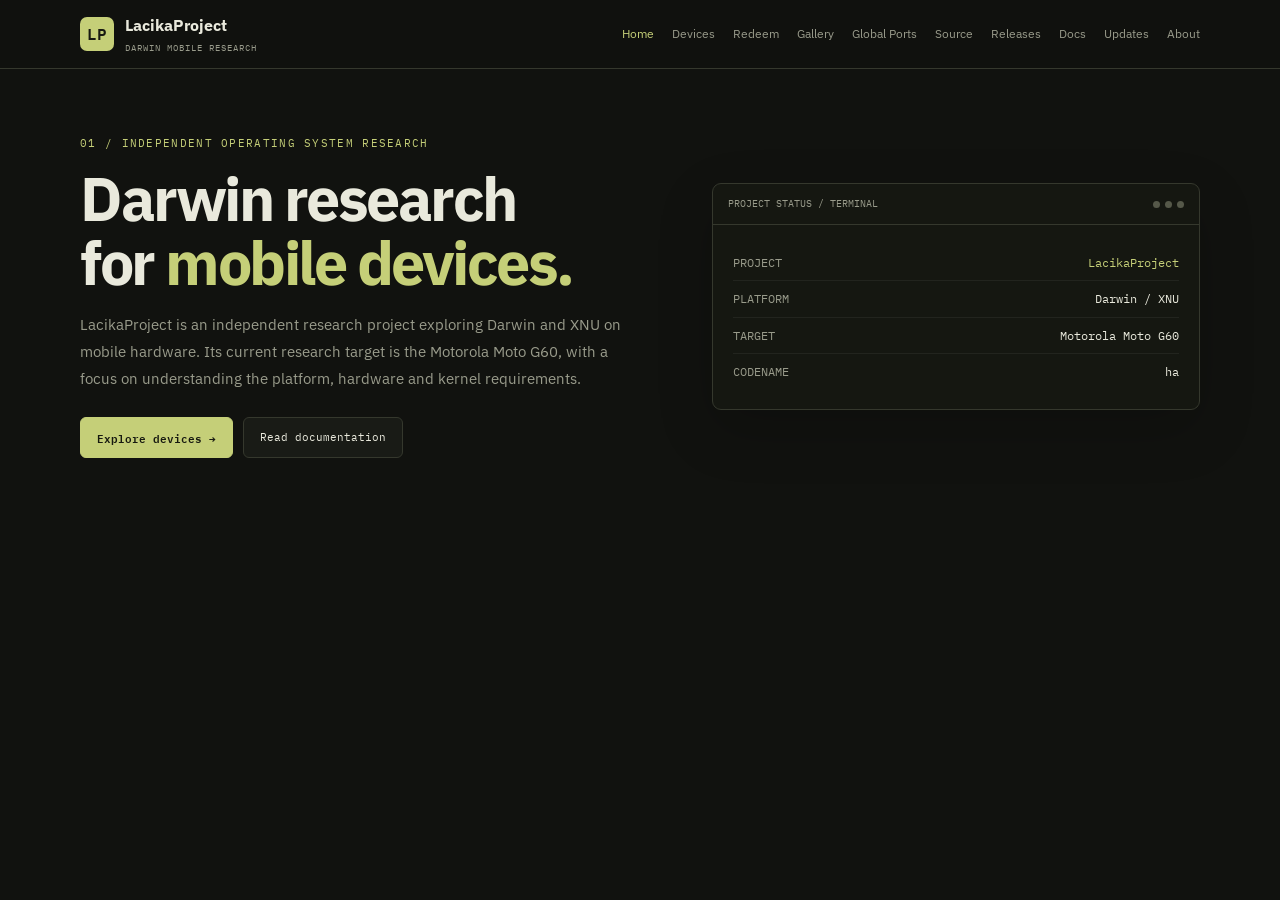
<file: index.html>
<!DOCTYPE html>
<html lang="en">
<head>
  <meta charset="UTF-8">
  <meta name="viewport" content="width=device-width, initial-scale=1.0">
  <meta name="theme-color" content="#11120f">

  <title>LacikaProject — Darwin Mobile Research</title>

  <meta
    name="description"
    content="LacikaProject is an independent Darwin and XNU research project focused on the Motorola Moto G60."
  >

  <link rel="preconnect" href="https://fonts.googleapis.com">
  <link rel="preconnect" href="https://fonts.gstatic.com" crossorigin>
  <link
    href="https://fonts.googleapis.com/css2?family=IBM+Plex+Mono:wght@400;500;600&family=IBM+Plex+Sans:wght@400;500;600;700&display=swap"
    rel="stylesheet"
  >

  <style>
    :root {
      --bg: #11120f;
      --panel: #191b16;
      --panel-hover: #20221c;
      --border: #35382d;
      --text: #e9e9dc;
      --muted: #999b8b;
      --accent: #c5cf78;
      --green: #a9c47a;
      --yellow: #d8bd75;
      --red: #d58b7d;
      --mono: "IBM Plex Mono", monospace;
      --sans: "IBM Plex Sans", sans-serif;
    }

    * {
      box-sizing: border-box;
    }

    html {
      scroll-behavior: smooth;
      scroll-padding-top: 85px;
    }

    body {
      margin: 0;
      background: var(--bg);
      color: var(--text);
      font-family: var(--sans);
      line-height: 1.6;
    }

    a {
      color: inherit;
      text-decoration: none;
    }

    button,
    input {
      font: inherit;
    }

    .container {
      width: min(1120px, calc(100% - 40px));
      margin: 0 auto;
    }

    .skip-link {
      position: absolute;
      top: -60px;
      left: 12px;
      z-index: 2000;
      padding: 10px 14px;
      background: var(--accent);
      color: #171910;
      border-radius: 5px;
      font-weight: 600;
    }

    .skip-link:focus {
      top: 12px;
    }

    /* HEADER */

    .lp-header {
      position: sticky;
      top: 0;
      z-index: 1000;
      background: rgba(17, 18, 15, .98);
      backdrop-filter: blur(14px);
      border-bottom: 1px solid var(--border);
    }

    .lp-nav {
      min-height: 68px;
      display: flex;
      align-items: center;
      justify-content: space-between;
      gap: 20px;
      position: relative;
    }

    .lp-brand {
      display: flex;
      align-items: center;
      gap: 11px;
      font-weight: 700;
      white-space: nowrap;
    }

    .lp-brand-mark {
      width: 34px;
      height: 34px;
      display: grid;
      place-items: center;
      background: var(--accent);
      color: #171910;
      border-radius: 7px;
      font-family: var(--mono);
      font-weight: 600;
    }

    .lp-brand small {
      display: block;
      color: var(--muted);
      font-family: var(--mono);
      font-size: 9px;
      font-weight: 400;
      margin-top: 2px;
      letter-spacing: 1px;
    }

    .lp-menu-toggle {
      position: absolute;
      width: 1px;
      height: 1px;
      opacity: 0;
      pointer-events: none;
    }

    .lp-menu {
      display: none;
      position: relative;
      z-index: 1002;
      padding: 10px 14px;
      background: var(--panel);
      border: 1px solid var(--border);
      border-radius: 6px;
      color: var(--text);
      font-family: var(--mono);
      font-size: 11px;
      cursor: pointer;
      -webkit-tap-highlight-color: transparent;
    }

    .lp-menu-close {
      display: none;
    }

    .lp-menu-toggle:checked + .lp-menu .lp-menu-open {
      display: none;
    }

    .lp-menu-toggle:checked + .lp-menu .lp-menu-close {
      display: inline;
    }

    .lp-menu-toggle:focus-visible + .lp-menu {
      outline: 2px solid var(--accent);
      outline-offset: 4px;
    }

    .lp-nav-links {
      display: flex;
      align-items: center;
      gap: 18px;
    }

    .lp-nav-links a {
      color: var(--muted);
      font-size: 12px;
      transition: color .2s;
    }

    .lp-nav-links a:hover,
    .lp-nav-links a.active {
      color: var(--accent);
    }

    /* GENERAL */

    .lp-kicker {
      color: var(--accent);
      font-family: var(--mono);
      font-size: 11px;
      letter-spacing: 1.3px;
      text-transform: uppercase;
    }

    .lp-muted {
      color: var(--muted);
    }

    .lp-section {
      padding: 42px 0;
      border-top: 1px solid var(--border);
    }

    .lp-section-head {
      display: flex;
      align-items: flex-end;
      justify-content: space-between;
      gap: 24px;
      margin-bottom: 22px;
    }

    .lp-section-head h2 {
      margin: 7px 0 0;
      font-size: clamp(22px, 3vw, 29px);
      line-height: 1.2;
      letter-spacing: -.7px;
    }

    .lp-section-head p {
      max-width: 500px;
      margin: 0;
      color: var(--muted);
      font-size: 13px;
    }

    .lp-button {
      display: inline-flex;
      align-items: center;
      justify-content: center;
      gap: 9px;
      padding: 11px 16px;
      border: 1px solid var(--border);
      border-radius: 6px;
      color: var(--text);
      background: var(--panel);
      font-family: var(--mono);
      font-size: 11px;
      transition: .2s;
    }

    .lp-button:hover {
      border-color: var(--accent);
      color: var(--accent);
      background: var(--panel-hover);
    }

    .lp-button.primary {
      background: var(--accent);
      color: #171910;
      border-color: var(--accent);
      font-weight: 600;
    }

    .lp-button.primary:hover {
      background: #d4dc91;
    }

    .lp-card {
      background: var(--panel);
      border: 1px solid var(--border);
      border-radius: 8px;
      padding: 20px;
      min-width: 0;
      transition: border-color .2s, background .2s;
    }

    .lp-card:hover {
      border-color: #555943;
      background: var(--panel-hover);
    }

    .lp-card-code {
      color: var(--accent);
      font-family: var(--mono);
      font-size: 10px;
      letter-spacing: 1px;
    }

    .lp-card h3 {
      margin: 12px 0 8px;
      font-size: 17px;
    }

    .lp-card p {
      margin: 0;
      color: var(--muted);
      font-size: 13px;
    }

    .lp-card-link {
      display: inline-block;
      margin-top: 17px;
      color: var(--accent);
      font-family: var(--mono);
      font-size: 11px;
    }

    .lp-grid {
      display: grid;
      grid-template-columns: repeat(3, minmax(0, 1fr));
      gap: 13px;
    }

    /* HERO */

    .lp-hero {
      padding: 66px 0 52px;
    }

    .lp-hero-grid {
      display: grid;
      grid-template-columns: 1.1fr .9fr;
      gap: 35px;
      align-items: center;
    }

    .lp-hero h1 {
      max-width: 650px;
      margin: 13px 0 17px;
      font-size: clamp(36px, 5.5vw, 61px);
      line-height: 1.05;
      letter-spacing: -2.5px;
    }

    .lp-hero h1 span {
      color: var(--accent);
    }

    .lp-hero-copy {
      max-width: 560px;
      color: var(--muted);
      font-size: 15px;
      line-height: 1.8;
    }

    .lp-hero-actions {
      display: flex;
      flex-wrap: wrap;
      gap: 10px;
      margin-top: 25px;
    }

    /* TERMINAL */

    .lp-terminal {
      overflow: hidden;
      background: #151711;
      border: 1px solid var(--border);
      border-radius: 9px;
      box-shadow: 0 20px 55px rgba(0, 0, 0, .18);
    }

    .lp-terminal-top {
      display: flex;
      align-items: center;
      justify-content: space-between;
      padding: 12px 15px;
      border-bottom: 1px solid var(--border);
      color: var(--muted);
      font-family: var(--mono);
      font-size: 10px;
    }

    .lp-terminal-dots {
      display: flex;
      gap: 5px;
    }

    .lp-terminal-dots span {
      width: 7px;
      height: 7px;
      border-radius: 50%;
      background: #555849;
    }

    .lp-terminal-body {
      padding: 20px;
      font-family: var(--mono);
      font-size: 12px;
    }

    .lp-terminal-line {
      display: flex;
      justify-content: space-between;
      gap: 15px;
      padding: 8px 0;
      border-bottom: 1px solid rgba(255,255,255,.055);
    }

    .lp-terminal-line:last-child {
      border-bottom: 0;
    }

    .lp-terminal-key {
      color: var(--muted);
    }

    .lp-terminal-value {
      color: var(--text);
      text-align: right;
    }

    .lp-terminal-value.accent {
      color: var(--accent);
    }

    .lp-terminal-value.warning {
      color: var(--yellow);
    }

    .lp-terminal-bottom {
      padding: 11px 20px;
      border-top: 1px solid var(--border);
      color: var(--muted);
      font-family: var(--mono);
      font-size: 10px;
    }

    /* STATS */

    .lp-stats {
      display: grid;
      grid-template-columns: repeat(4, minmax(0, 1fr));
      gap: 12px;
      padding: 0 0 40px;
    }

    .lp-stat {
      padding: 17px;
      background: var(--panel);
      border: 1px solid var(--border);
      border-radius: 7px;
    }

    .lp-stat-value {
      color: var(--accent);
      font-family: var(--mono);
      font-size: 26px;
      font-weight: 600;
    }

    .lp-stat-label {
      margin-top: 5px;
      color: var(--muted);
      font-size: 11px;
    }

    /* REGISTRY */

    .lp-registry {
      overflow: hidden;
      background: var(--panel);
      border: 1px solid var(--border);
      border-radius: 8px;
    }

    .lp-registry-toolbar {
      display: flex;
      align-items: center;
      justify-content: space-between;
      gap: 15px;
      padding: 15px 18px;
      border-bottom: 1px solid var(--border);
      color: var(--muted);
      font-family: var(--mono);
      font-size: 10px;
    }

    .lp-device-row {
      display: flex;
      align-items: center;
      justify-content: space-between;
      gap: 20px;
      padding: 19px;
    }

    .lp-device-main {
      display: flex;
      align-items: center;
      gap: 15px;
      min-width: 0;
    }

    .lp-device-icon {
      width: 44px;
      height: 44px;
      flex-shrink: 0;
      display: grid;
      place-items: center;
      border: 1px solid var(--border);
      border-radius: 8px;
      color: var(--accent);
      font-family: var(--mono);
      font-size: 15px;
    }

    .lp-device-info h3 {
      margin: 0 0 3px;
      font-size: 15px;
    }

    .lp-device-info p {
      margin: 0;
      color: var(--muted);
      font-family: var(--mono);
      font-size: 10px;
    }

    .lp-badges {
      display: flex;
      flex-wrap: wrap;
      gap: 6px;
      margin-top: 8px;
    }

    .lp-badge {
      padding: 3px 7px;
      border: 1px solid var(--border);
      border-radius: 4px;
      color: var(--muted);
      font-family: var(--mono);
      font-size: 9px;
    }

    .lp-badge.official {
      color: var(--green);
      border-color: rgba(169,196,122,.35);
    }

    .lp-badge.research {
      color: var(--yellow);
      border-color: rgba(216,189,117,.35);
    }

    .lp-badge.neutral {
      color: var(--muted);
    }

    .lp-device-status {
      color: var(--yellow);
      font-family: var(--mono);
      font-size: 10px;
      text-align: right;
      white-space: nowrap;
    }

    .lp-registry-bottom {
      display: flex;
      align-items: center;
      justify-content: space-between;
      flex-wrap: wrap;
      gap: 12px;
      padding: 14px 18px;
      border-top: 1px solid var(--border);
      color: var(--muted);
      font-size: 11px;
    }

    /* FEATURED DEVICE */

    .lp-featured {
      display: grid;
      grid-template-columns: 1fr 1fr;
      gap: 22px;
    }

    .lp-featured-main {
      padding: 25px;
      background: var(--panel);
      border: 1px solid var(--border);
      border-radius: 8px;
    }

    .lp-featured-main h3 {
      margin: 10px 0 5px;
      font-size: 25px;
    }

    .lp-featured-main p {
      color: var(--muted);
      font-size: 13px;
    }

    .lp-specs {
      display: grid;
      grid-template-columns: 1fr 1fr;
      gap: 10px;
    }

    .lp-spec {
      padding: 15px;
      background: var(--panel);
      border: 1px solid var(--border);
      border-radius: 7px;
    }

    .lp-spec-label {
      color: var(--muted);
      font-family: var(--mono);
      font-size: 9px;
      letter-spacing: .7px;
    }

    .lp-spec-value {
      margin-top: 6px;
      color: var(--text);
      font-size: 14px;
      font-weight: 600;
    }

    /* STATUS */

    .lp-status-grid {
      display: grid;
      grid-template-columns: repeat(3, minmax(0, 1fr));
      gap: 13px;
    }

    .lp-status-label {
      display: inline-block;
      margin-bottom: 12px;
      color: var(--accent);
      font-family: var(--mono);
      font-size: 10px;
    }

    /* RESOURCES */

    .lp-resource-grid {
      display: grid;
      grid-template-columns: repeat(3, minmax(0, 1fr));
      gap: 13px;
    }

    /* NOTICE */

    .lp-notice {
      padding: 17px 19px;
      background: rgba(216,189,117,.055);
      border: 1px solid rgba(216,189,117,.25);
      border-radius: 7px;
      color: var(--muted);
      font-size: 12px;
    }

    .lp-notice strong {
      color: var(--yellow);
    }

    /* FOOTER */

    .lp-footer {
      margin-top: 15px;
      border-top: 1px solid var(--border);
      background: #0e0f0c;
    }

    .lp-footer-inner {
      display: flex;
      align-items: center;
      justify-content: space-between;
      gap: 20px;
      padding: 25px 0;
    }

    .lp-footer-brand {
      font-size: 13px;
      font-weight: 600;
    }

    .lp-footer-brand small {
      display: block;
      margin-top: 3px;
      color: var(--muted);
      font-family: var(--mono);
      font-size: 9px;
      font-weight: 400;
    }

    .lp-footer-links {
      display: flex;
      flex-wrap: wrap;
      gap: 17px;
    }

    .lp-footer-links a {
      color: var(--muted);
      font-size: 11px;
    }

    .lp-footer-links a:hover {
      color: var(--accent);
    }

    .lp-copyright {
      padding: 13px 0;
      border-top: 1px solid rgba(255,255,255,.05);
      color: var(--muted);
      font-family: var(--mono);
      font-size: 9px;
    }

    /* RESPONSIVE */

    @media (max-width: 1000px) {
      .lp-nav-links {
        gap: 12px;
      }

      .lp-nav-links a {
        font-size: 11px;
      }
    }

    @media (max-width: 800px) {
      .lp-menu {
        display: block;
      }

      .lp-nav-links {
        display: none;
        position: absolute;
        top: 100%;
        left: 0;
        right: 0;
        z-index: 1001;
        padding: 12px 20px 20px;
        background: #151711;
        border: 1px solid var(--border);
        border-top: 0;
        flex-direction: column;
        align-items: stretch;
        gap: 0;
        max-height: calc(100vh - 68px);
        overflow-y: auto;
        box-shadow: 0 15px 25px rgba(0,0,0,.4);
      }

      .lp-menu-toggle:checked ~ .lp-nav-links {
        display: flex;
      }

      .lp-nav-links a {
        display: block;
        padding: 13px 5px;
        border-bottom: 1px solid rgba(255,255,255,.07);
        font-size: 13px;
      }

      .lp-hero-grid {
        grid-template-columns: 1fr;
      }

      .lp-hero {
        padding-top: 48px;
      }

      .lp-grid,
      .lp-status-grid,
      .lp-resource-grid {
        grid-template-columns: repeat(2, minmax(0, 1fr));
      }
    }

    @media (min-width: 801px) {
      .lp-menu {
        display: none !important;
      }

      .lp-nav-links {
        display: flex !important;
      }
    }

    @media (max-width: 600px) {
      .lp-section {
        padding: 32px 0;
      }

      .lp-section-head {
        align-items: flex-start;
        flex-direction: column;
        gap: 9px;
      }

      .lp-stats {
        grid-template-columns: repeat(2, minmax(0, 1fr));
      }

      .lp-featured {
        grid-template-columns: 1fr;
      }

      .lp-grid,
      .lp-status-grid,
      .lp-resource-grid {
        grid-template-columns: 1fr;
      }

      .lp-device-row {
        align-items: flex-start;
        flex-direction: column;
      }

      .lp-device-status {
        text-align: left;
        padding-left: 59px;
      }

      .lp-footer-inner {
        align-items: flex-start;
        flex-direction: column;
      }
    }

    @media (max-width: 520px) {
      .container {
        width: min(100% - 28px, 1120px);
      }

      .lp-hero h1 {
        letter-spacing: -1.5px;
      }

      .lp-terminal-body {
        padding: 15px;
        font-size: 10px;
      }

      .lp-terminal-line {
        gap: 8px;
      }

      .lp-specs {
        grid-template-columns: 1fr 1fr;
      }

      .lp-footer-links {
        gap: 12px;
      }
    }

    @media (prefers-reduced-motion: reduce) {
      html {
        scroll-behavior: auto;
      }

      *,
      *::before,
      *::after {
        transition: none !important;
      }
    }
  </style>
</head>

<body>

  <a class="skip-link" href="#main-content">Skip to content</a>

  <!-- HEADER -->
  <header class="lp-header">
    <div class="container lp-nav">

      <a href="index.html" class="lp-brand" aria-label="LacikaProject home">
        <span class="lp-brand-mark">LP</span>
        <span>
          LacikaProject
          <small>DARWIN MOBILE RESEARCH</small>
        </span>
      </a>

      <input
        type="checkbox"
        id="lpMenuToggle"
        class="lp-menu-toggle"
        aria-label="Toggle navigation menu"
      >

      <label class="lp-menu" for="lpMenuToggle">
        <span class="lp-menu-open">MENU</span>
        <span class="lp-menu-close">CLOSE</span>
      </label>

      <nav class="lp-nav-links" id="lpNavigation" aria-label="Main navigation">
        <a href="index.html" class="active" aria-current="page">Home</a>
        <a href="devices.html">Devices</a>
        <a href="redeem.html">Redeem</a>
        <a href="gallery.html">Gallery</a>
        <a href="global-ports.html">Global Ports</a>
        <a href="source.html">Source</a>
        <a href="releases.html">Releases</a>
        <a href="docs.html">Docs</a>
        <a href="updates.html">Updates</a>
        <a href="about.html">About</a>
      </nav>

    </div>
  </header>

  <main id="main-content">

    <!-- HERO -->
    <section class="lp-hero">
      <div class="container lp-hero-grid">

        <div>
          <div class="lp-kicker">01 / Independent operating system research</div>

          <h1>
            Darwin research<br>
            for <span>mobile devices.</span>
          </h1>

          <p class="lp-hero-copy">
            LacikaProject is an independent research project exploring
            Darwin and XNU on mobile hardware. Its current research target
            is the Motorola Moto G60, with a focus on understanding the
            platform, hardware and kernel requirements.
          </p>

          <div class="lp-hero-actions">
            <a href="devices.html" class="lp-button primary">
              Explore devices →
            </a>

            <a href="docs.html" class="lp-button">
              Read documentation
            </a>
          </div>
        </div>

        <div class="lp-terminal" aria-label="Project status summary">

          <div class="lp-terminal-top">
            <span>PROJECT STATUS / TERMINAL</span>
            <div class="lp-terminal-dots" aria-hidden="true">
              <span></span>
              <span></span>
              <span></span>
            </div>
          </div>

          <div class="lp-terminal-body">

            <div class="lp-terminal-line">
              <span class="lp-terminal-key">PROJECT</span>
              <span class="lp-terminal-value accent">LacikaProject</span>
            </div>

            <div class="lp-terminal-line">
              <span class="lp-terminal-key">PLATFORM</span>
              <span class="lp-terminal-value">Darwin / XNU</span>
            </div>

            <div class="lp-terminal-line">
              <span class="lp-terminal-key">TARGET</span>
              <span class="lp-terminal-value">Motorola Moto G60</span>
            </div>

            <div class="lp-terminal-line">
              <span class="lp-terminal-key">CODENAME</span>
              <span class="lp-terminal-value">ha
</file>
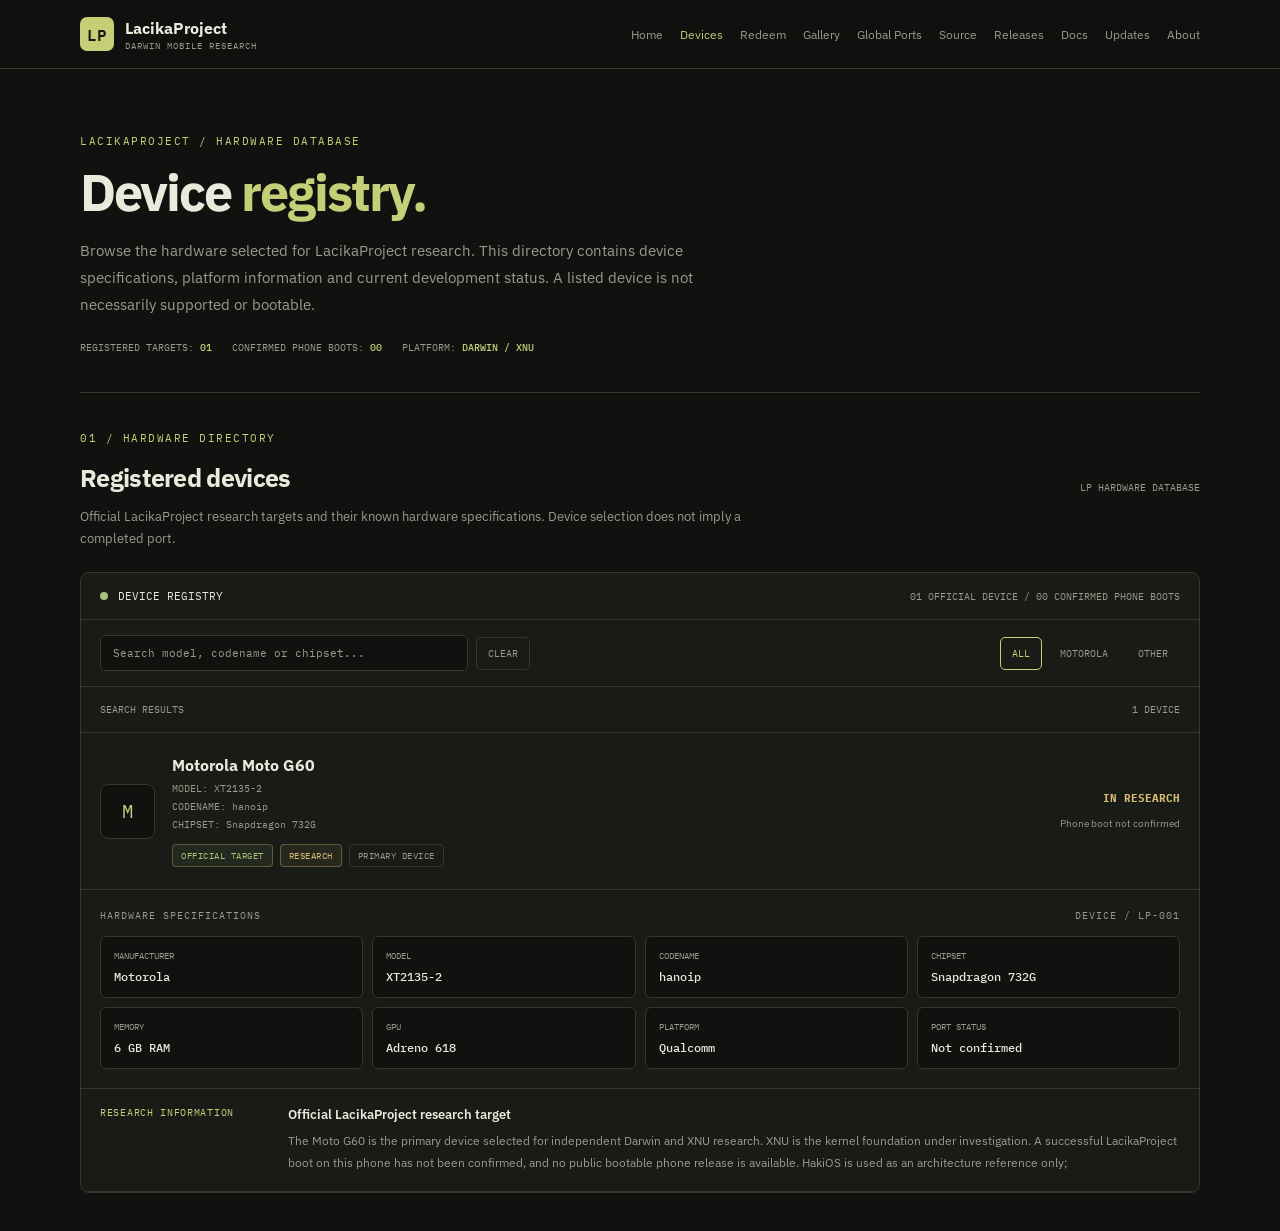
<file: devices.html>
<!DOCTYPE html>
<html lang="en">
<head>
<meta charset="UTF-8">
<meta name="viewport" content="width=device-width, initial-scale=1.0">
<meta name="theme-color" content="#11120f">
<meta name="description" content="LacikaProject device registry and hardware research.">
<title>Devices — LacikaProject</title>

<link rel="preconnect" href="https://fonts.googleapis.com">
<link rel="preconnect" href="https://fonts.gstatic.com" crossorigin>
<link href="https://fonts.googleapis.com/css2?family=IBM+Plex+Mono:wght@400;500;600&family=IBM+Plex+Sans:wght@400;500;600;700&display=swap" rel="stylesheet">

<style>
:root {
  --bg:#11120f;
  --panel:#191b16;
  --panel-hover:#20221c;
  --border:#35382d;
  --text:#e9e9dc;
  --muted:#999b8b;
  --accent:#c5cf78;
  --green:#a9c47a;
  --yellow:#d8bd75;
  --mono:"IBM Plex Mono",monospace;
  --sans:"IBM Plex Sans",sans-serif;
}

* {box-sizing:border-box}

html {
  scroll-behavior:smooth;
  scroll-padding-top:85px;
}

body {
  margin:0;
  background:var(--bg);
  color:var(--text);
  font-family:var(--sans);
}

a {
  color:inherit;
  text-decoration:none;
}

button,input {font:inherit}

button:focus-visible,
a:focus-visible,
input:focus-visible {
  outline:2px solid var(--accent);
  outline-offset:3px;
}

.container {
  width:min(1120px,calc(100% - 40px));
  margin:0 auto;
}

/* HEADER */

.lp-header {
  position:sticky;
  top:0;
  z-index:1000;
  background:rgba(17,18,15,.98);
  backdrop-filter:blur(14px);
  border-bottom:1px solid var(--border);
}

.lp-nav {
  min-height:68px;
  display:flex;
  align-items:center;
  justify-content:space-between;
  gap:20px;
  position:relative;
}

.lp-brand {
  display:flex;
  align-items:center;
  gap:11px;
  font-weight:700;
  white-space:nowrap;
}

.lp-brand-mark {
  width:34px;
  height:34px;
  display:grid;
  place-items:center;
  background:var(--accent);
  color:#171910;
  border-radius:7px;
  font-family:var(--mono);
  font-weight:600;
}

.lp-brand small {
  display:block;
  color:var(--muted);
  font-family:var(--mono);
  font-size:9px;
  font-weight:400;
  margin-top:2px;
  letter-spacing:1px;
}

/* MOBILE MENU */

.lp-menu-toggle {
  position:absolute;
  width:1px;
  height:1px;
  opacity:0;
  pointer-events:none;
}

.lp-menu {
  display:none;
  position:relative;
  z-index:1002;
  padding:10px 14px;
  background:#191b16;
  border:1px solid var(--border);
  border-radius:6px;
  color:var(--text);
  font-family:var(--mono);
  font-size:11px;
  cursor:pointer;
}

.lp-menu-close {display:none}

.lp-menu-toggle:checked + .lp-menu .lp-menu-open {
  display:none;
}

.lp-menu-toggle:checked + .lp-menu .lp-menu-close {
  display:inline;
}

.lp-nav-links {
  display:flex;
  align-items:center;
  gap:17px;
}

.lp-nav-links a {
  color:var(--muted);
  font-size:12px;
  transition:color .2s;
}

.lp-nav-links a:hover,
.lp-nav-links a.active {
  color:var(--accent);
}

/* HERO */

.devices-hero {
  padding:65px 0 38px;
}

.lp-kicker {
  color:var(--accent);
  font-family:var(--mono);
  font-size:11px;
  letter-spacing:1.5px;
  margin-bottom:16px;
}

.devices-hero h1 {
  font-size:clamp(36px,5vw,52px);
  line-height:1.08;
  letter-spacing:-2px;
  margin:0 0 17px;
}

.devices-hero h1 span {color:var(--accent)}

.devices-hero p {
  color:var(--muted);
  font-size:15px;
  line-height:1.8;
  max-width:680px;
  margin:0;
}

.devices-hero-meta {
  display:flex;
  flex-wrap:wrap;
  gap:20px;
  margin-top:23px;
}

.devices-hero-meta span {
  color:var(--muted);
  font-family:var(--mono);
  font-size:10px;
}

.devices-hero-meta strong {
  color:var(--accent);
  font-weight:500;
}

/* SECTIONS */

.lp-section {
  padding:38px 0;
  border-top:1px solid var(--border);
}

.lp-section-head {
  display:flex;
  justify-content:space-between;
  align-items:end;
  gap:20px;
  margin-bottom:22px;
}

.lp-section-head h2 {
  margin:5px 0 0;
  font-size:25px;
  letter-spacing:-.7px;
}

.lp-section-description {
  color:var(--muted);
  font-size:13px;
  line-height:1.7;
  margin:-10px 0 22px;
  max-width:720px;
}

/* REGISTRY */

.lp-registry {
  border:1px solid var(--border);
  background:var(--panel);
  border-radius:9px;
  overflow:hidden;
}

.lp-registry-toolbar {
  padding:16px 19px;
  display:flex;
  align-items:center;
  justify-content:space-between;
  gap:15px;
  border-bottom:1px solid var(--border);
  flex-wrap:wrap;
}

.lp-registry-label {
  display:flex;
  align-items:center;
  gap:10px;
  font-family:var(--mono);
  font-size:11px;
}

.lp-live-indicator {
  width:8px;
  height:8px;
  background:var(--green);
  border-radius:50%;
}

.lp-registry-meta {
  color:var(--muted);
  font-family:var(--mono);
  font-size:10px;
}

/* SEARCH */

.devices-tools {
  padding:15px 19px;
  display:flex;
  align-items:center;
  justify-content:space-between;
  gap:12px;
  flex-wrap:wrap;
  border-bottom:1px solid var(--border);
}

.devices-search {
  display:flex;
  align-items:center;
  gap:8px;
  flex:1;
  min-width:220px;
  max-width:430px;
}

.devices-search input {
  width:100%;
  min-width:0;
  padding:10px 12px;
  background:#11120f;
  border:1px solid var(--border);
  border-radius:5px;
  outline:none;
  color:var(--text);
  font-family:var(--mono);
  font-size:11px;
}

.devices-search input::placeholder {color:var(--muted)}
.devices-search input:focus {border-color:var(--accent)}

.devices-clear,
.devices-filter {
  padding:9px 11px;
  background:transparent;
  border:1px solid var(--border);
  border-radius:5px;
  color:var(--muted);
  font-family:var(--mono);
  font-size:10px;
  cursor:pointer;
}

.devices-clear:hover,
.devices-filter:hover,
.devices-filter.active {
  border-color:var(--accent);
  color:var(--accent);
}

.devices-filters {
  display:flex;
  flex-wrap:wrap;
  gap:6px;
}

.devices-filter {border-color:transparent}

/* DEVICE */

.lp-device-row {
  padding:22px 19px;
  display:grid;
  grid-template-columns:1fr auto;
  align-items:center;
  gap:20px;
  border-bottom:1px solid var(--border);
}

.lp-device-main {
  display:flex;
  align-items:center;
  gap:17px;
  min-width:0;
}

.lp-device-icon {
  width:55px;
  height:55px;
  flex-shrink:0;
  display:grid;
  place-items:center;
  border:1px solid var(--border);
  background:#11120f;
  border-radius:8px;
  color:var(--accent);
  font-family:var(--mono);
  font-size:19px;
}

.lp-device-info h3 {
  font-size:16px;
  margin:0 0 5px;
}

.lp-device-info p {
  margin:0;
  color:var(--muted);
  font-family:var(--mono);
  font-size:10px;
  line-height:1.8;
}

.lp-badges {
  display:flex;
  gap:7px;
  flex-wrap:wrap;
  margin-top:10px;
}

.lp-badge {
  display:inline-flex;
  padding:5px 8px;
  border-radius:4px;
  border:1px solid var(--border);
  font-family:var(--mono);
  font-size:9px;
  letter-spacing:.5px;
}

.lp-badge.official {
  color:var(--green);
  border-color:rgba(169,196,122,.35);
  background:rgba(169,196,122,.08);
}

.lp-badge.research {
  color:var(--yellow);
  border-color:rgba(216,189,117,.35);
  background:rgba(216,189,117,.08);
}

.lp-badge.neutral {color:var(--muted)}

.lp-device-status {text-align:right}

.lp-device-status strong {
  display:block;
  color:var(--yellow);
  font-family:var(--mono);
  font-size:11px;
  margin-bottom:6px;
}

.lp-device-status span {
  color:var(--muted);
  font-size:10px;
}

/* SPECIFICATIONS */

.device-details {
  padding:19px;
  border-bottom:1px solid var(--border);
}

.device-details-heading {
  display:flex;
  justify-content:space-between;
  align-items:center;
  gap:12px;
  margin-bottom:14px;
}

.device-details-heading span {
  color:var(--muted);
  font-family:var(--mono);
  font-size:10px;
  letter-spacing:1px;
}

.device-spec-grid {
  display:grid;
  grid-template-columns:repeat(4,1fr);
  gap:9px;
}

.device-spec {
  padding:13px;
  background:#11120f;
  border:1px solid var(--border);
  border-radius:6px;
  min-width:0;
}

.device-spec span {
  display:block;
  color:var(--muted);
  font-family:var(--mono);
  font-size:9px;
  margin-bottom:8px;
}

.device-spec strong {
  display:block;
  color:var(--text);
  font-family:var(--mono);
  font-size:12px;
  font-weight:500;
  overflow-wrap:anywhere;
}

/* RESEARCH */

.device-research {
  padding:17px 19px;
  display:grid;
  grid-template-columns:170px 1fr;
  gap:18px;
  border-bottom:1px solid var(--border);
}

.device-research-label {
  color:var(--accent);
  font-family:var(--mono);
  font-size:10px;
  letter-spacing:.7px;
}

.device-research-content h4 {
  margin:0 0 7px;
  font-size:13px;
  font-weight:600;
}

.device-research-content p {
  margin:0;
  color:var(--muted);
  font-size:12px;
  line-height:1.8;
}

.lp-registry-footer {
  padding:15px 19px;
  display:flex;
  align-items:center;
  justify-content:space-between;
  gap:12px;
  flex-wrap:wrap;
  color:var(--muted);
  font-size:11px;
}

.registry-count {
  color:var(--muted);
  font-family:var(--mono);
  font-size:10px;
}

/* BUTTONS */

.lp-button {
  display:inline-flex;
  justify-content:center;
  align-items:center;
  padding:11px 15px;
  border:1px solid var(--accent);
  border-radius:5px;
  background:var(--accent);
  color:#171910;
  font-family:var(--mono);
  font-size:10px;
  font-weight:600;
  letter-spacing:.4px;
  transition:.2s;
  cursor:pointer;
}

.lp-button:hover {
  background:transparent;
  color:var(--accent);
}

.lp-button.secondary {
  background:transparent;
  color:var(--accent);
}

.lp-button.secondary:hover {
  background:var(--accent);
  color:#171910;
}

.lp-button:disabled {
  opacity:.4;
  cursor:not-allowed;
}

/* RANDOM GENERATOR */

.generator-panel {
  display:grid;
  grid-template-columns:1fr auto;
  gap:22px;
  align-items:center;
  padding:22px;
  background:var(--panel);
  border:1px solid var(--border);
  border-radius:9px;
}

.generator-copy h3 {
  margin:0 0 8px;
  font-size:17px;
}

.generator-copy p {
  margin:0;
  color:var(--muted);
  font-size:12px;
  line-height:1.8;
  max-width:650px;
}

.generator-actions {
  display:flex;
  gap:8px;
  flex-wrap:wrap;
}

.generator-result {
  margin-top:14px;
  padding:18px;
  background:#11120f;
  border:1px solid var(--border);
  border-radius:7px;
}

.generator-result[hidden] {display:none}

.result-kicker {
  color:var(--accent);
  font-family:var(--mono);
  font-size:10px;
  letter-spacing:1px;
  margin-bottom:9px;
}

.generator-result h3 {
  margin:0 0 7px;
  font-size:18px;
}

.generator-result p {
  margin:0;
  color:var(--muted);
  font-size:12px;
  line-height:1.7;
}

.result-status {
  display:inline-block;
  margin-top:12px;
  padding:5px 8px;
  border:1px solid rgba(216,189,117,.35);
  border-radius:4px;
  color:var(--yellow);
  font-family:var(--mono);
  font-size:9px;
}

/* NOTICE */

.lp-notice {
  padding:17px 19px;
  border:1px solid var(--border);
  border-left:3px solid var(--accent);
  border-radius:6px;
  background:var(--panel);
  color:var(--muted);
  font-size:12px;
  line-height:1.8;
}

.lp-notice strong {color:var(--text)}

/* EMPTY SEARCH */

.devices-empty {
  padding:30px 19px;
  color:var(--muted);
  text-align:center;
  font-size:12px;
}

.devices-empty[hidden] {display:none!important}

.devices-empty strong {
  display:block;
  color:var(--accent);
  font-family:var(--mono);
  font-size:11px;
  margin-bottom:7px;
}

/* FOOTER */

.lp-footer {
  margin-top:35px;
  padding:28px 0;
  border-top:1px solid var(--border);
  color:var(--muted);
  font-size:11px;
}

.lp-footer-inner {
  display:flex;
  justify-content:space-between;
  gap:15px;
  flex-wrap:wrap;
}

.lp-footer-links {
  display:flex;
  flex-wrap:wrap;
  gap:15px;
}

.lp-footer-links a:hover {color:var(--accent)}

/* RESPONSIVE */

@media(max-width:800px) {
  .lp-menu {display:block}

  .lp-nav-links {
    display:none;
    position:absolute;
    top:100%;
    left:0;
    right:0;
    z-index:1001;
    padding:12px 20px 20px;
    background:#151711;
    border:1px solid var(--border);
    border-top:0;
    flex-direction:column;
    align-items:stretch;
    gap:0;
    max-height:calc(100vh - 68px);
    overflow-y:auto;
    box-shadow:0 15px 25px rgba(0,0,0,.4);
  }

  .lp-menu-toggle:checked ~ .lp-nav-links {
    display:flex;
  }

  .lp-nav-links a {
    display:block;
    padding:14px 5px;
    border-bottom:1px solid rgba(255,255,255,.07);
    font-size:14px;
  }

  .device-spec-grid {grid-template-columns:repeat(2,1fr)}

  .device-research {
    grid-template-columns:1fr;
    gap:9px;
  }
}

@media(min-width:801px) {
  .lp-menu {display:none!important}
  .lp-nav-links {display:flex!important}
}

@media(max-width:520px) {
  .container {width:min(100% - 28px,1120px)}

  .devices-hero {padding-top:48px}
  .devices-hero h1 {letter-spacing:-1.3px}
  .devices-hero-meta {gap:12px 16px}
  .devices-tools {align-items:stretch}
  .devices-search {max-width:none}
  .devices-filters {width:100%}

  .lp-device-row {grid-template-columns:1fr}

  .lp-device-status {
    text-align:left;
    padding-left:72px;
  }

  .lp-registry-toolbar {
    align-items:flex-start;
    flex-direction:column;
  }

  .device-spec-grid {gap:7px}
  .device-spec {padding:11px}
  .device-spec strong {font-size:11px}

  .generator-panel {grid-template-columns:1fr}
  .generator-actions {width:100%}
  .generator-actions .lp-button {flex:1}
}

@media(prefers-reduced-motion:reduce) {
  html {scroll-behavior:auto}
  *,*::before,*::after {transition:none!important}
}
</style>
</head>

<body>

<header class="lp-header">
  <div class="container lp-nav">

    <a href="index.html" class="lp-brand">
      <span class="lp-brand-mark">LP</span>
      <span>
        LacikaProject
        <small>DARWIN MOBILE RESEARCH</small>
      </span>
    </a>

    <input
      type="checkbox"
      id="lpMenuToggle"
      class="lp-menu-toggle"
      aria-label="Toggle navigation menu">

    <label class="lp-menu" for="lpMenuToggle">
      <span class="lp-menu-open">MENU</span>
      <span class="lp-menu-close">CLOSE</span>
    </label>

    <nav class="lp-nav-links" id="lpNavigation" aria-label="Main navigation">
      <a href="index.html">Home</a>
      <a href="devices.html" class="active" aria-current="page">Devices</a>
      <a href="redeem.html">Redeem</a>
      <a href="gallery.html">Gallery</a>
      <a href="global-ports.html">Global Ports</a>
      <a href="source.html">Source</a>
      <a href="releases.html">Releases</a>
      <a href="docs.html">Docs</a>
      <a href="updates.html">Updates</a>
      <a href="about.html">About</a>
    </nav>

  </div>
</header>

<main class="container">

  <section class="devices-hero">
    <div class="lp-kicker">LACIKAPROJECT / HARDWARE DATABASE</div>

    <h1>Device <span>registry.</span></h1>

    <p>
      Browse the hardware selected for LacikaProject research.
      This directory contains device specifications, platform
      information and current development status. A listed device
      is not necessarily supported or bootable.
    </p>

    <div class="devices-hero-meta">
      <span>REGISTERED TARGETS: <strong>01</strong></span>
      <span>CONFIRMED PHONE BOOTS: <strong>00</strong></span>
      <span>PLATFORM: <strong>DARWIN / XNU</strong></span>
    </div>
  </section>

  <!-- DEVICE REGISTRY -->

  <section class="lp-section" id="registry">

    <div class="lp-section-head">
      <div>
        <div class="lp-kicker">01 / HARDWARE DIRECTORY</div>
        <h2>Registered devices</h2>
      </div>
      <span class="registry-count">LP HARDWARE DATABASE</span>
    </div>

    <p class="lp-section-description">
      Official LacikaProject research targets and their known hardware
      specifications. Device selection does not imply a completed port.
    </p>

    <div class="lp-registry">

      <div class="lp-registry-toolbar">
        <div class="lp-registry-label">
          <span class="lp-live-indicator"></span>
          DEVICE REGISTRY
        </div>

        <div class="lp-registry-meta">
          01 OFFICIAL DEVICE / 00 CONFIRMED PHONE BOOTS
        </div>
      </div>

      <div class="devices-tools">

        <div class="devices-search">
          <input
            type="search"
            id="deviceSearch"
            placeholder="Search model, codename or chipset..."
            aria-label="Search devices">

          <button class="devices-clear" id="clearSearch" type="button">
            CLEAR
          </button>
        </div>

        <div class="devices-filters" aria-label="Filter devices by manufacturer">
          <button class="devices-filter active" data-brand="all" type="button" aria-pressed="true">ALL</button>
          <button class="devices-filter" data-brand="motorola" type="button" aria-pressed="false">MOTOROLA</button>
          <button class="devices-filter" data-brand="other" type="button" aria-pressed="false">OTHER</button>
        </div>

      </div>

      <div class="lp-registry-toolbar">
        <div class="lp-registry-meta">SEARCH RESULTS</div>
        <div class="lp-registry-meta" id="deviceCount" aria-live="polite">1 DEVICE</div>
      </div>

      <!-- MOTO G60 -->

      <article
        class="device-entry"
        data-brand="motorola"
        data-search="motorola moto g60 xt2135-2 hanoip snapdragon 732g qualcomm 6gb ram adreno 618 darwin xnu official research">

        <div class="lp-device-row">

          <div class="lp-device-main">
            <div class="lp-device-icon" aria-hidden="true">M</div>

            <div class="lp-device-info">
              <h3>Motorola Moto G60</h3>

              <p>
                MODEL: XT2135-2<br>
                CODENAME: hanoip<br>
                CHIPSET: Snapdragon 732G
              </p>

              <div class="lp-badges">
                <span class="lp-badge official">OFFICIAL TARGET</span>
                <span class="lp-badge research">RESEARCH</span>
                <span class="lp-badge neutral">PRIMARY DEVICE</span>
              </div>
            </div>
          </div>

          <div class="lp-device-status">
            <strong>IN RESEARCH</strong>
            <span>Phone boot not confirmed</span>
          </div>

        </div>

        <div class="device-details">

          <div class="device-details-heading">
            <span>HARDWARE SPECIFICATIONS</span>
            <span>DEVICE / LP-001</span>
          </div>

          <div class="device-spec-grid">

            <div class="device-spec">
              <span>MANUFACTURER</span>
              <strong>Motorola</strong>
            </div>

            <div class="device-spec">
              <span>MODEL</span>
              <strong>XT2135-2</strong>
            </div>

            <div class="device-spec">
              <span>CODENAME</span>
              <strong>hanoip</strong>
            </div>

            <div class="device-spec">
              <span>CHIPSET</span>
              <strong>Snapdragon 732G</strong>
            </div>

            <div class="device-spec">
              <span>MEMORY</span>
              <strong>6 GB RAM</strong>
            </div>

            <div class="device-spec">
              <span>GPU</span>
              <strong>Adreno 618</strong>
            </div>

            <div class="device-spec">
              <span>PLATFORM</span>
              <strong>Qualcomm</strong>
            </div>

            <div class="device-spec">
              <span>PORT STATUS</span>
              <strong>Not confirmed</strong>
            </div>

          </div>
        </div>

        <div class="device-research">

          <div class="device-research-label">RESEARCH INFORMATION</div>

          <div class="device-research-content">
            <h4>Official LacikaProject research target</h4>

            <p>
              The Moto G60 is the primary device selected for
              independent Darwin and XNU research. XNU is the
              kernel foundation under investigation. A successful
              LacikaProject boot on this phone has not been confirmed,
              and no public bootable phone release is available.
              HakiOS is used as an architecture reference only;
</file>
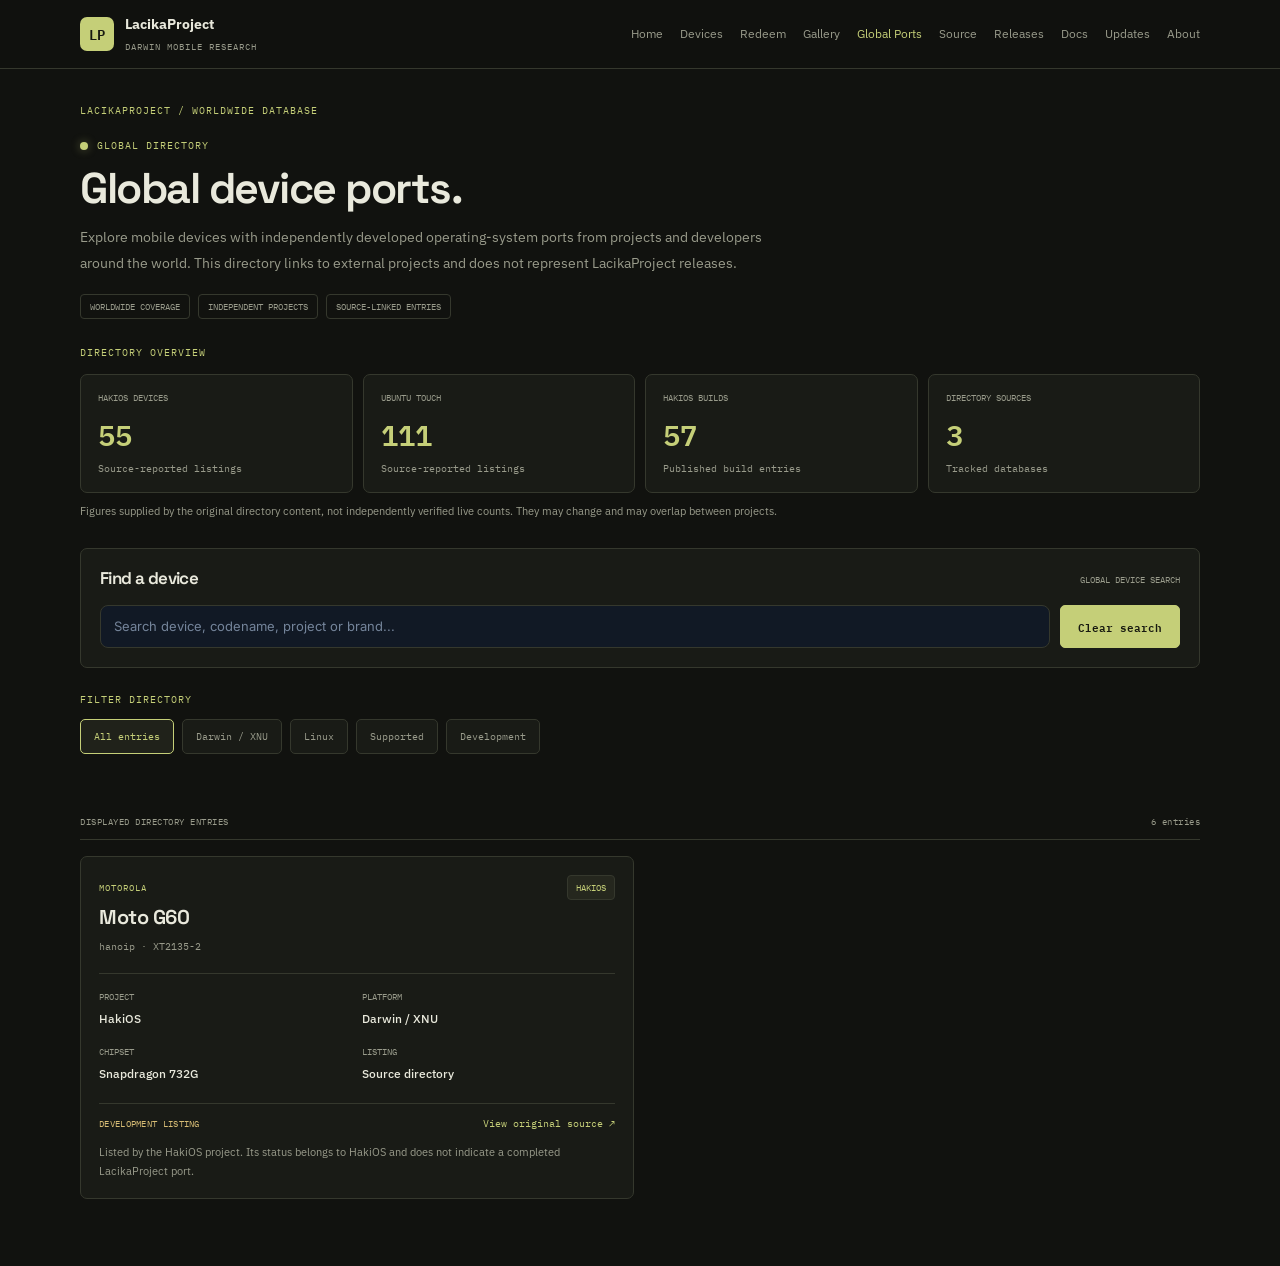
<file: global-ports.html>
<!DOCTYPE html>
<html lang="en">
<head>
  <meta charset="UTF-8">
  <meta name="viewport" content="width=device-width, initial-scale=1">
  <meta name="theme-color" content="#11120f">
  <meta name="description" content="Global mobile operating-system port directory and independent device development references.">
  <title>Global Ports — LacikaProject</title>

  <link rel="preconnect" href="https://fonts.googleapis.com">
  <link rel="preconnect" href="https://fonts.gstatic.com" crossorigin>
  <link href="https://fonts.googleapis.com/css2?family=IBM+Plex+Mono:wght@400;500;600&family=IBM+Plex+Sans:wght@400;500;600;700&display=swap" rel="stylesheet">

  <link rel="stylesheet" href="style.css">

  <style>
    :root {
      --bg:#11120f;
      --panel:#191b16;
      --panel-hover:#20221c;
      --border:#35382d;
      --text:#e9e9dc;
      --muted:#999b8b;
      --accent:#c5cf78;
      --green:#a9c47a;
      --yellow:#d8bd75;
      --mono:"IBM Plex Mono",monospace;
      --sans:"IBM Plex Sans",sans-serif;
    }

    * {box-sizing:border-box;}

    html {
      scroll-behavior:smooth;
      scroll-padding-top:85px;
    }

    body {
      margin:0;
      background:var(--bg);
      color:var(--text);
      font-family:var(--sans);
    }

    a {color:inherit;text-decoration:none;}

    .container {
      width:min(1120px,calc(100% - 40px));
      margin:0 auto;
    }

    .lp-header {
      position:sticky;
      top:0;
      z-index:1000;
      background:rgba(17,18,15,.98);
      backdrop-filter:blur(14px);
      border-bottom:1px solid var(--border);
    }

    .lp-nav {
      min-height:68px;
      display:flex;
      align-items:center;
      justify-content:space-between;
      gap:20px;
      position:relative;
    }

    .lp-brand {
      display:flex;
      align-items:center;
      gap:11px;
      font-weight:700;
      white-space:nowrap;
    }

    .lp-brand-mark {
      width:34px;
      height:34px;
      display:grid;
      place-items:center;
      background:var(--accent);
      color:#171910;
      border-radius:7px;
      font-family:var(--mono);
      font-weight:600;
    }

    .lp-brand small {
      display:block;
      color:var(--muted);
      font-family:var(--mono);
      font-size:9px;
      font-weight:400;
      margin-top:2px;
      letter-spacing:1px;
    }

    .lp-menu-toggle {
      position:absolute;
      width:1px;
      height:1px;
      opacity:0;
      pointer-events:none;
    }

    .lp-menu {
      display:none;
      position:relative;
      z-index:1002;
      padding:10px 14px;
      background:#191b16;
      border:1px solid var(--border);
      border-radius:6px;
      color:var(--text);
      font-family:var(--mono);
      font-size:11px;
      cursor:pointer;
    }

    .lp-menu-close {display:none;}

    .lp-menu-toggle:checked + .lp-menu .lp-menu-open {
      display:none;
    }

    .lp-menu-toggle:checked + .lp-menu .lp-menu-close {
      display:inline;
    }

    .lp-nav-links {
      display:flex;
      align-items:center;
      gap:17px;
    }

    .lp-nav-links a {
      color:var(--muted);
      font-size:12px;
      transition:color .2s;
    }

    .lp-nav-links a:hover,
    .lp-nav-links a.active {
      color:var(--accent);
    }

    .lp-main {padding-bottom:35px;}

    .lp-section {
      padding:38px 0;
      border-top:1px solid var(--border);
    }

    .lp-kicker {
      color:var(--accent);
      font:10px var(--mono);
      letter-spacing:1px;
    }

    .page-heading {padding:35px 0 27px;}

    .page-heading h1 {
      max-width:800px;
      margin:12px 0;
      font-size:clamp(29px,4vw,43px);
      letter-spacing:-1.5px;
      line-height:1.15;
    }

    .page-heading p {
      max-width:690px;
      color:var(--muted);
      font-size:14px;
      line-height:1.8;
    }

    .heading-label {
      display:flex;
      align-items:center;
      gap:9px;
      margin-top:22px;
      color:var(--accent);
      font:10px var(--mono);
      letter-spacing:1px;
    }

    .live-indicator {
      width:8px;
      height:8px;
      border-radius:50%;
      background:var(--accent);
      box-shadow:0 0 10px rgba(197,207,120,.4);
    }

    .directory-meta {
      display:flex;
      flex-wrap:wrap;
      gap:8px;
      margin-top:18px;
    }

    .directory-meta span {
      padding:6px 9px;
      border:1px solid var(--border);
      border-radius:4px;
      color:var(--muted);
      font:9px var(--mono);
    }

    .global-stats {
      display:grid;
      grid-template-columns:repeat(4,1fr);
      gap:10px;
      margin:15px 0 8px;
    }

    .global-stat {
      min-width:0;
      padding:17px;
      background:var(--panel);
      border:1px solid var(--border);
      border-radius:7px;
    }

    .stat-label,
    .stat-description {
      display:block;
      color:var(--muted);
      font:9px var(--mono);
    }

    .global-stat strong {
      display:block;
      margin:9px 0 5px;
      color:var(--accent);
      font:600 29px var(--mono);
    }

    .stat-description {font-size:10px;}

    .stats-disclaimer {
      color:var(--muted);
      font-size:11px;
      line-height:1.6;
      margin:10px 0 28px;
    }

    .search-panel {
      padding:19px;
      background:var(--panel);
      border:1px solid var(--border);
      border-radius:7px;
    }

    .search-heading {
      display:flex;
      justify-content:space-between;
      align-items:center;
      gap:12px;
      margin-bottom:15px;
    }

    .search-heading h2 {
      margin:0;
      font-size:17px;
    }

    .search-heading span {
      color:var(--muted);
      font:9px var(--mono);
    }

    .search-form {
      display:flex;
      gap:10px;
    }

    .search-form input {
      flex:1;
      min-width:0;
      padding:12px 14px;
      background:#11120f;
      border:1px solid var(--border);
      border-radius:5px;
      color:var(--text);
      font:12px var(--sans);
      outline:none;
    }

    .search-form input:focus {
      border-color:var(--accent);
    }

    .lp-button {
      padding:11px 17px;
      background:var(--accent);
      color:#171910;
      border:1px solid var(--accent);
      border-radius:5px;
      font:600 11px var(--mono);
      cursor:pointer;
    }

    .filter-area {padding:25px 0;}

    .filter-buttons {
      display:flex;
      flex-wrap:wrap;
      gap:8px;
      margin-top:13px;
    }

    .filter-btn {
      padding:9px 13px;
      background:var(--panel);
      color:var(--muted);
      border:1px solid var(--border);
      border-radius:5px;
      font:10px var(--mono);
      cursor:pointer;
    }

    .filter-btn:hover,
    .filter-btn.active {
      color:var(--accent);
      border-color:var(--accent);
      background:#20221a;
    }

    .results-line {
      display:flex;
      justify-content:space-between;
      gap:12px;
      padding:12px 0;
      border-bottom:1px solid var(--border);
      color:var(--muted);
      font:9px var(--mono);
      letter-spacing:.5px;
    }

    .global-device-list {
      display:grid;
      grid-template-columns:repeat(2,minmax(0,1fr));
      gap:12px;
      padding:16px 0 32px;
    }

    .global-device-card {
      min-width:0;
      padding:18px;
      background:var(--panel);
      border:1px solid var(--border);
      border-radius:7px;
      transition:border-color .2s,background .2s;
    }

    .global-device-card:hover {
      background:var(--panel-hover);
      border-color:#555944;
    }

    .global-card-top {
      display:flex;
      justify-content:space-between;
      align-items:flex-start;
      gap:12px;
      padding-bottom:15px;
      border-bottom:1px solid var(--border);
    }

    .global-brand {
      color:var(--accent);
      font:9px var(--mono);
      letter-spacing:1px;
    }

    .global-card-top h2 {
      margin:7px 0 4px;
      font-size:20px;
      letter-spacing:-.5px;
    }

    .global-codename {
      color:var(--muted);
      font:10px var(--mono);
    }

    .source-label {
      padding:6px 8px;
      background:#25271e;
      border:1px solid var(--border);
      border-radius:4px;
      color:var(--accent);
      font:9px var(--mono);
      white-space:nowrap;
    }

    .global-card-details {
      display:grid;
      grid-template-columns:repeat(2,minmax(0,1fr));
      gap:15px 10px;
      padding:17px 0;
    }

    .global-card-details span {
      display:block;
      margin-bottom:5px;
      color:var(--muted);
      font:9px var(--mono);
    }

    .global-card-details strong {
      font-size:12px;
      font-weight:500;
      overflow-wrap:anywhere;
    }

    .global-card-bottom {
      display:flex;
      flex-wrap:wrap;
      justify-content:space-between;
      align-items:center;
      gap:10px;
      padding-top:13px;
      border-top:1px solid var(--border);
    }

    .global-status {
      font:9px var(--mono);
      letter-spacing:.3px;
    }

    .status-development {color:var(--yellow);}
    .status-supported {color:var(--green);}

    .global-card-bottom a,
    .directory-card a {
      color:var(--accent);
      font:10px var(--mono);
    }

    .global-card-bottom a:hover,
    .directory-card a:hover {
      text-decoration:underline;
    }

    .global-card-note {
      margin:13px 0 0;
      color:var(--muted);
      font-size:11px;
      line-height:1.7;
    }

    .no-results {
      padding:35px 15px;
      text-align:center;
      background:var(--panel);
      border:1px solid var(--border);
      border-radius:7px;
      margin-bottom:30px;
    }

    .no-results[hidden] {display:none;}

    .no-results h3 {margin:0 0 8px;}
    .no-results p {color:var(--muted);font-size:12px;}

    .section-head {margin-bottom:20px;}

    .section-head h2 {
      margin:8px 0 0;
      font-size:23px;
      letter-spacing:-.5px;
    }

    .directory-grid {
      display:grid;
      grid-template-columns:repeat(3,minmax(0,1fr));
      gap:12px;
    }

    .directory-card {
      padding:19px;
      background:var(--panel);
      border:1px solid var(--border);
      border-radius:7px;
    }

    .directory-type {
      color:var(--accent);
      font:9px var(--mono);
    }

    .directory-card h3 {
      margin:12px 0 8px;
      font-size:17px;
    }

    .directory-card p {
      min-height:65px;
      color:var(--muted);
      font-size:12px;
      line-height:1.7;
    }

    .directory-numbers {
      display:flex;
      flex-wrap:wrap;
      gap:7px;
      margin:15px 0;
    }

    .directory-numbers strong {
      padding:6px 8px;
      background:#22241d;
      border:1px solid var(--border);
      border-radius:4px;
      color:var(--text);
      font:9px var(--mono);
    }

    .method-grid {
      display:grid;
      grid-template-columns:repeat(3,minmax(0,1fr));
      gap:12px;
    }

    .method-card {
      padding:18px;
      background:var(--panel);
      border:1px solid var(--border);
      border-radius:7px;
    }

    .method-card > span {
      color:var(--accent);
      font:9px var(--mono);
    }

    .method-card h3 {
      margin:12px 0 8px;
      font-size:15px;
    }

    .method-card p {
      margin:0;
      color:var(--muted);
      font-size:12px;
      line-height:1.7;
    }

    .lp-notice {
      display:flex;
      gap:14px;
      padding:19px;
      background:var(--panel);
      border:1px solid var(--border);
      border-radius:7px;
    }

    .lp-notice-icon {
      width:30px;
      height:30px;
      flex-shrink:0;
      display:grid;
      place-items:center;
      background:#282b20;
      border:1px solid var(--border);
      border-radius:5px;
      color:var(--accent);
      font:600 13px var(--mono);
    }

    .lp-notice h3 {
      margin:2px 0 8px;
      font-size:14px;
    }

    .lp-notice p {
      margin:0;
      color:var(--muted);
      font-size:12px;
      line-height:1.8;
    }

    .lp-footer {
      border-top:1px solid var(--border);
      background:#151610;
    }

    .lp-footer-inner {
      min-height:90px;
      display:flex;
      justify-content:space-between;
      align-items:center;
      flex-wrap:wrap;
      gap:15px;
      padding-top:18px;
      padding-bottom:18px;
      color:var(--muted);
      font-size:10px;
    }

    .lp-footer-links {
      display:flex;
      flex-wrap:wrap;
      gap:14px;
    }

    .lp-footer-links a:hover {color:var(--accent);}

    @media(max-width:800px) {
      .lp-menu {
        display:block;
        position:relative;
        z-index:1002;
        padding:10px 14px;
        background:#191b16;
        border:1px solid var(--border);
        border-radius:6px;
        color:var(--text);
        font-family:var(--mono);
        font-size:11px;
        cursor:pointer;
        -webkit-tap-highlight-color:transparent;
      }

      .lp-nav-links {
        display:none;
        position:absolute;
        top:100%;
        left:0;
        right:0;
        z-index:1001;
        padding:12px 20px 20px;
        background:#151711;
        border:1px solid var(--border);
        border-top:0;
        flex-direction:column;
        align-items:stretch;
        gap:0;
        max-height:calc(100vh - 68px);
        overflow-y:auto;
        box-shadow:0 15px 25px rgba(0,0,0,.4);
      }

      .lp-menu-toggle:checked ~ .lp-nav-links {
        display:flex;
      }

      .lp-nav-links a {
        display:block;
        padding:14px 5px;
        border-bottom:1px solid rgba(255,255,255,.07);
        font-size:14px;
      }
    }

    @media(min-width:801px) {
      .lp-menu {display:none!important;}
      .lp-nav-links {display:flex!important;}
    }

    @media(max-width:700px) {
      .global-stats {grid-template-columns:repeat(2,minmax(0,1fr));}
      .global-device-list {grid-template-columns:1fr;}
      .directory-grid,.method-grid {grid-template-columns:1fr;}
      .directory-card p {min-height:0;}
    }

    @media(max-width:520px) {
      .container {width:min(100% - 28px,1120px);}
      .global-stat {padding:13px;}
      .global-stat strong {font-size:25px;}
      .search-heading {align-items:flex-start;flex-direction:column;}
      .search-form {flex-direction:column;}
      .search-form button {width:100%;}
      .results-line {font-size:8px;}
      .global-card-top h2 {font-size:18px;}
      .source-label {font-size:8px;}
      .lp-footer-inner {align-items:flex-start;flex-direction:column;}
    }

    @media(prefers-reduced-motion:reduce) {
      html {scroll-behavior:auto;}
      *,*::before,*::after {transition:none!important;}
    }
  </style>
</head>

<body>

<header class="lp-header">
  <div class="container lp-nav">
    <a href="index.html" class="lp-brand">
      <span class="lp-brand-mark">LP</span>
      <span>
        LacikaProject
        <small>DARWIN MOBILE RESEARCH</small>
      </span>
    </a>

    <input type="checkbox" id="lpMenuToggle" class="lp-menu-toggle" aria-label="Toggle navigation menu">

    <label class="lp-menu" for="lpMenuToggle">
      <span class="lp-menu-open">MENU</span>
      <span class="lp-menu-close">CLOSE</span>
    </label>

    <nav class="lp-nav-links" id="lpNavigation" aria-label="Main navigation">
      <a href="index.html">Home</a>
      <a href="devices.html">Devices</a>
      <a href="redeem.html">Redeem</a>
      <a href="gallery.html">Gallery</a>
      <a href="global-ports.html" class="active" aria-current="page">Global Ports</a>
      <a href="source.html">Source</a>
      <a href="releases.html">Releases</a>
      <a href="docs.html">Docs</a>
      <a href="updates.html">Updates</a>
      <a href="about.html">About</a>
    </nav>
  </div>
</header>

<main class="container lp-main">

  <section class="page-heading">
    <div class="lp-kicker">LACIKAPROJECT / WORLDWIDE DATABASE</div>

    <div class="heading-label">
      <span class="live-indicator"></span>
      GLOBAL DIRECTORY
    </div>

    <h1>Global device ports.</h1>

    <p>
      Explore mobile devices with independently developed
      operating-system ports from projects and developers
      around the world. This directory links to external
      projects and does not represent LacikaProject releases.
    </p>

    <div class="directory-meta">
      <span>WORLDWIDE COVERAGE</span>
      <span>INDEPENDENT PROJECTS</span>
      <span>SOURCE-LINKED ENTRIES</span>
    </div>
  </section>

  <div class="lp-kicker">DIRECTORY OVERVIEW</div>

  <section class="global-stats">
    <article class="global-stat">
      <span class="stat-label">HAKIOS DEVICES</span>
      <strong>55</strong>
      <span class="stat-description">Source-reported listings</span>
    </article>

    <article class="global-stat">
      <span class="stat-label">UBUNTU TOUCH</span>
      <strong>111</strong>
      <span class="stat-description">Source-reported listings</span>
    </article>

    <article class="global-stat">
      <span class="stat-label">HAKIOS BUILDS</span>
      <strong>57</strong>
      <span class="stat-description">Published build entries</span>
    </article>

    <article class="global-stat">
      <span class="stat-label">DIRECTORY SOURCES</span>
      <strong>3</strong>
      <span class="stat-description">Tracked databases</span>
    </article>
  </section>

  <p class="stats-disclaimer">
    Figures supplied by the original directory content, not independently
    verified live counts. They may change and may overlap between projects.
  </p>

  <section class="search-panel">
    <div class="search-heading">
      <h2>Find a device</h2>
      <span>GLOBAL DEVICE SEARCH</span>
    </div>

    <div class="search-form">
      <input
        type="search"
        id="globalSearch"
        placeholder="Search device, codename, project or brand..."
        aria-label="Search global device directory">
      <button class="lp-button" id="clearSearch" type="button">Clear search</button>
    </div>
  </section>

  <section class="filter-area">
    <div class="lp-kicker">FILTER DIRECTORY</div>

    <div class="filter-buttons">
      <button class="filter-btn active" data-filter="all" aria-pressed="true">All entries</button>
      <button class="filter-btn" data-filter="darwin" aria-pressed="false">Darwin / XNU</button>
      <button class="filter-btn" data-filter="linux" aria-pressed="false">Linux</button>
      <button class="filter-btn" data-filter="supported" aria-pressed="false">Supported</button>
      <button class="filter-btn" data-filter="development" aria-pressed="false">Development</button>
    </div>
  </section>

  <div class="results-line">
    <span>DISPLAYED DIRECTORY ENTRIES</span>
    <span id="entryCount" aria-live="polite">6 entries</span>
  </div>

  <section class="global-device-list" id="globalDeviceList">

    <article class="global-device-card"
      data-family="darwin"
      data-status="development"
      data-search="motorola moto g60 xt2135-2 hanoip hakios darwin xnu snapdragon 732g">

      <div class="global-card-top">
        <div>
          <span class="global-brand">MOTOROLA</span>
          <h2>Moto G60</h2>
          <span class="global-codename">hanoip · XT2135-2</span>
        </div>
        <span class="source-label">HAKIOS</span>
      </div>

      <div class="global-card-details">
        <div><span>PROJECT</span><strong>HakiOS</strong></div>
        <div><span>PLATFORM</span><strong>Darwin / XNU</strong></div>
        <div><span>CHIPSET</span><strong>Snapdragon 732G</strong></div>
        <div><span>LISTING</span><strong>Source directory</strong></div>
      </div>

      <div class="global-card-bottom">
        <span class="global-status status-development">DEVELOPMENT LISTING</span>
        <a href="https://hakios-developers.com/" target="_blank" rel="noopener noreferrer">View original source ↗</a>
      </div>

      <p class="global-card-note">
        Listed by the HakiOS project. Its status belongs to HakiOS
        and does not indicate a completed LacikaProject port.
      </p>
    </article>

    <article class="global-device-card"
      data-family="darwin"
      data-status="supported"
</file>
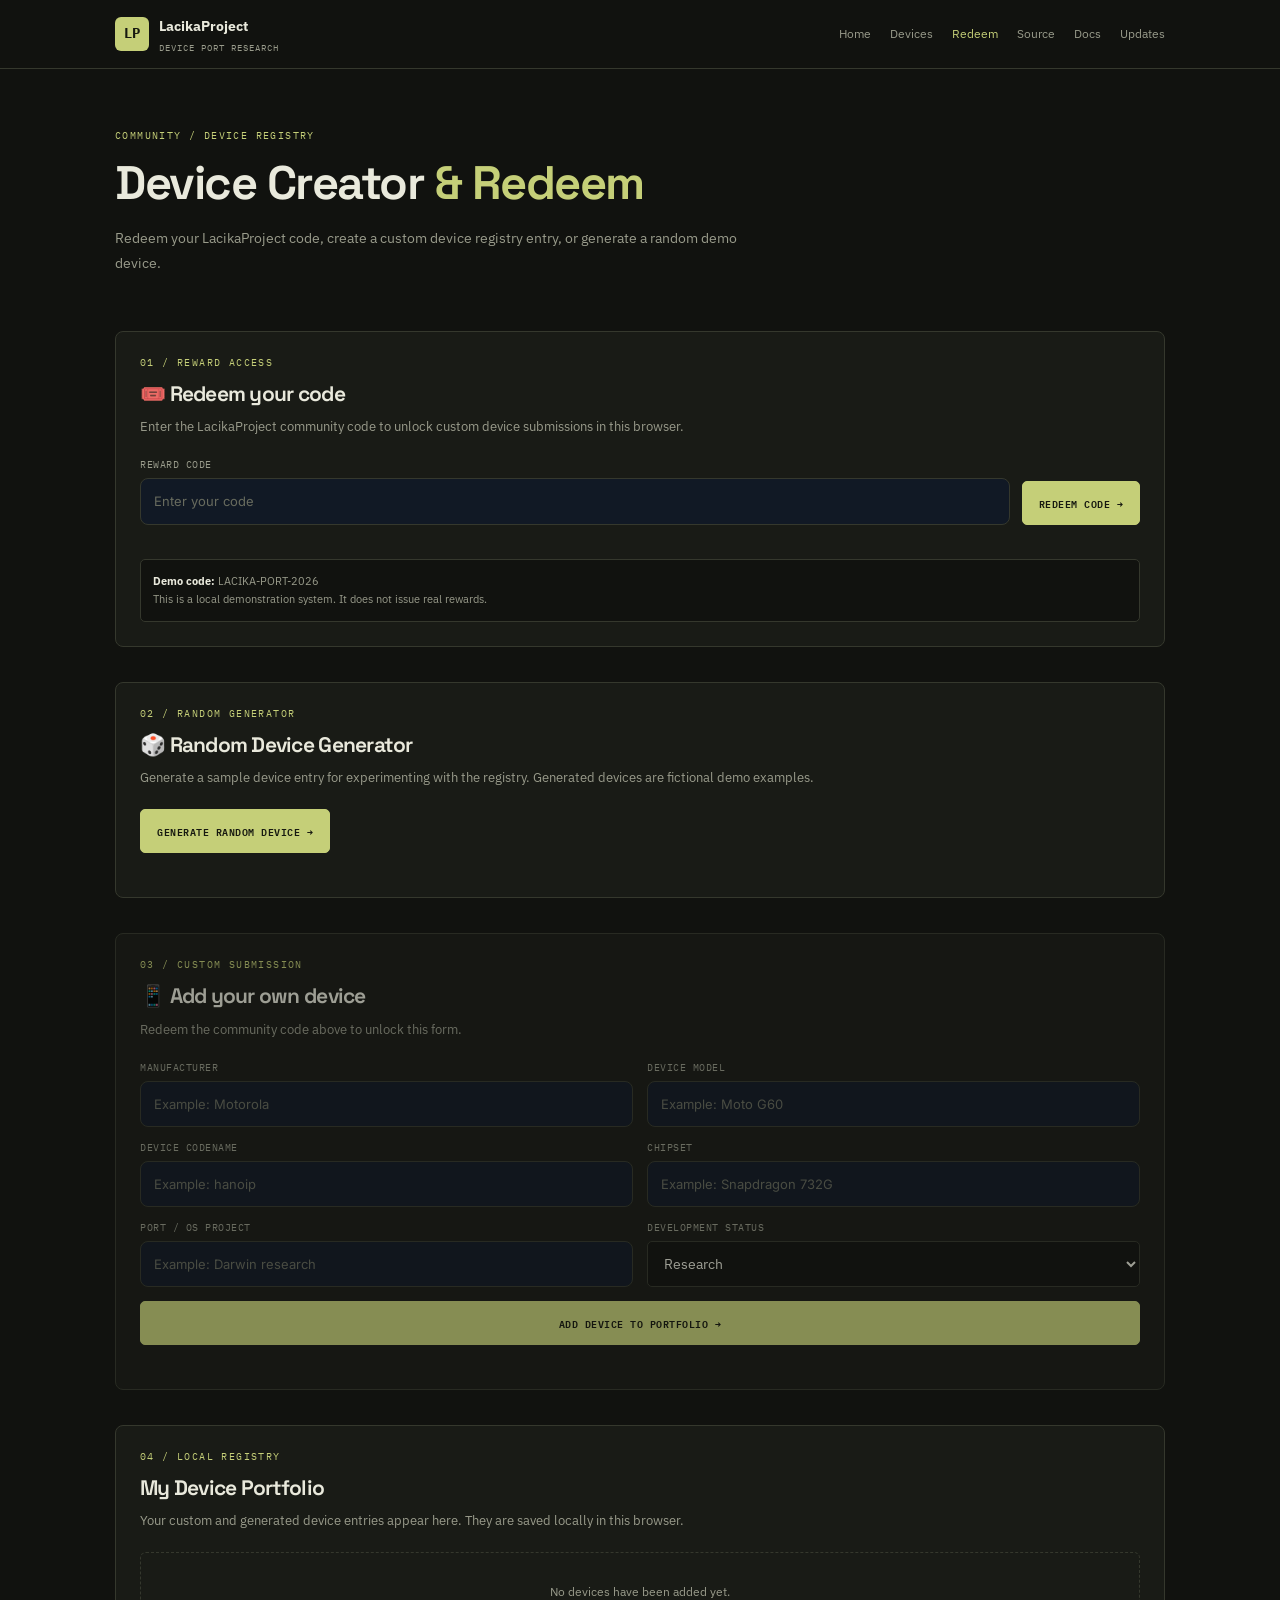
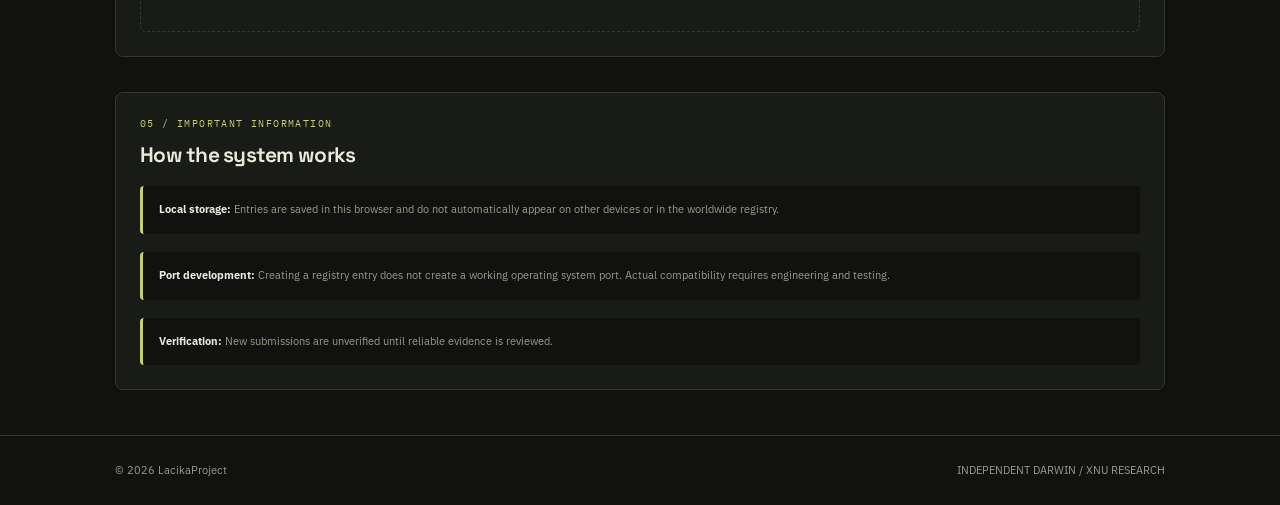
<file: redeem.html>
<!DOCTYPE html>
<html lang="en">
<head>
  <meta charset="UTF-8">
  <meta name="viewport" content="width=device-width, initial-scale=1">
  <meta name="theme-color" content="#11120f">
  <title>Device Creator & Redeem — LacikaProject</title>
  <link rel="stylesheet" href="style.css">

  <link rel="preconnect" href="https://fonts.googleapis.com">
  <link rel="preconnect" href="https://fonts.gstatic.com" crossorigin>
  <link href="https://fonts.googleapis.com/css2?family=IBM+Plex+Mono:wght@400;500;600&family=IBM+Plex+Sans:wght@400;500;600;700&display=swap" rel="stylesheet">

  <style>
    :root {
      --bg:#11120f;
      --panel:#191b16;
      --border:#35382d;
      --text:#e9e9dc;
      --muted:#999b8b;
      --accent:#c5cf78;
      --green:#a9c47a;
      --yellow:#d8bd75;
      --red:#d77b76;
      --mono:"IBM Plex Mono",monospace;
      --sans:"IBM Plex Sans",sans-serif;
    }

    * { box-sizing:border-box; }

    body {
      margin:0;
      background:var(--bg);
      color:var(--text);
      font-family:var(--sans);
    }

    button,input,select { font:inherit; }
    a { color:inherit;text-decoration:none; }

    .device-container {
      width:min(1050px,calc(100% - 36px));
      margin:auto;
    }

    .device-header {
      position:sticky;
      top:0;
      z-index:1000;
      background:#11120f;
      border-bottom:1px solid var(--border);
    }

    .device-nav {
      min-height:68px;
      display:flex;
      justify-content:space-between;
      align-items:center;
      gap:15px;
      position:relative;
    }

    .device-logo {
      display:flex;
      align-items:center;
      gap:10px;
      font-weight:700;
    }

    .device-logo-mark {
      width:34px;
      height:34px;
      display:grid;
      place-items:center;
      border-radius:6px;
      background:var(--accent);
      color:#171910;
      font-family:var(--mono);
    }

    .device-logo small {
      display:block;
      color:var(--muted);
      font:9px var(--mono);
      letter-spacing:1px;
      margin-top:3px;
    }

    .device-menu-button {
      display:none;
      position:relative;
      z-index:1002;
      border:1px solid var(--border);
      color:var(--text);
      background:var(--panel);
      border-radius:5px;
      padding:10px 13px;
      cursor:pointer;
      touch-action:manipulation;
    }

    .device-menu {
      display:flex;
      gap:19px;
      align-items:center;
    }

    .device-menu a,
    .device-mobile-menu a {
      font-size:12px;
      color:var(--muted);
    }

    .device-menu a:hover,
    .device-mobile-menu a:hover,
    .device-menu a.active {
      color:var(--accent);
    }

    .device-mobile-menu {
      display:none;
      padding:15px 0 20px;
      border-top:1px solid var(--border);
    }

    .device-mobile-menu.open {
      display:grid;
      gap:16px;
    }

    .device-mobile-menu a {
      display:block;
      padding:3px 0;
      font-size:14px;
    }

    .device-hero { padding:60px 0 35px; }

    .device-kicker {
      color:var(--accent);
      font:10px var(--mono);
      letter-spacing:1.4px;
      margin-bottom:12px;
    }

    .device-hero h1 {
      font-size:clamp(32px,5vw,47px);
      letter-spacing:-1.5px;
      margin:0 0 13px;
    }

    .device-hero h1 span { color:var(--accent); }

    .device-hero p {
      color:var(--muted);
      line-height:1.8;
      font-size:14px;
      max-width:650px;
    }

    .device-section {
      margin:20px 0 35px;
      padding:24px;
      border:1px solid var(--border);
      background:var(--panel);
      border-radius:8px;
    }

    .device-section h2 {
      margin:0 0 9px;
      font-size:21px;
    }

    .device-description {
      color:var(--muted);
      font-size:13px;
      line-height:1.7;
      margin-bottom:20px;
    }

    .device-form { display:grid;gap:14px; }

    .device-field { display:grid;gap:7px; }

    .device-field label {
      color:var(--muted);
      font:10px var(--mono);
      letter-spacing:.5px;
    }

    .device-field input,
    .device-field select {
      width:100%;
      min-width:0;
      background:#11120f;
      color:var(--text);
      border:1px solid var(--border);
      border-radius:5px;
      padding:12px;
      outline:none;
    }

    .device-field input:focus,
    .device-field select:focus { border-color:var(--accent); }

    .device-field input::placeholder { color:#686b5e; }

    .device-button {
      border:1px solid var(--accent);
      border-radius:5px;
      background:var(--accent);
      color:#171910;
      padding:12px 16px;
      font:600 10px var(--mono);
      letter-spacing:.5px;
      cursor:pointer;
    }

    .device-button:hover {
      background:transparent;
      color:var(--accent);
    }

    .device-button.secondary {
      background:transparent;
      color:var(--accent);
    }

    .device-button.danger {
      border-color:rgba(215,123,118,.5);
      color:var(--red);
      background:transparent;
    }

    .device-message {
      min-height:20px;
      color:var(--muted);
      font-size:12px;
      line-height:1.6;
    }

    .device-message.success { color:var(--green); }
    .device-message.error { color:var(--red); }

    .device-code-panel {
      display:grid;
      grid-template-columns:1fr auto;
      gap:12px;
      align-items:end;
    }

    .device-code-note {
      margin-top:14px;
      padding:12px;
      background:#11120f;
      border:1px solid var(--border);
      border-radius:5px;
      color:var(--muted);
      font-size:11px;
      line-height:1.7;
    }

    .device-code-note strong { color:var(--text); }

    .device-grid {
      display:grid;
      grid-template-columns:repeat(2,minmax(0,1fr));
      gap:12px;
    }

    .device-entry {
      padding:18px;
      background:#11120f;
      border:1px solid var(--border);
      border-radius:6px;
      min-width:0;
    }

    .device-entry h3 {
      font-size:16px;
      margin:0 0 7px;
      overflow-wrap:anywhere;
    }

    .device-entry p {
      color:var(--muted);
      font-size:11px;
      line-height:1.8;
      margin:5px 0;
      overflow-wrap:anywhere;
    }

    .device-entry-top {
      display:flex;
      justify-content:space-between;
      align-items:flex-start;
      gap:10px;
      margin-bottom:12px;
    }

    .device-entry-icon {
      width:34px;
      height:34px;
      display:grid;
      place-items:center;
      border:1px solid var(--border);
      border-radius:5px;
      color:var(--accent);
      font-family:var(--mono);
      flex-shrink:0;
    }

    .device-status {
      display:inline-block;
      margin-top:10px;
      padding:5px 8px;
      border:1px solid var(--border);
      border-radius:4px;
      font:9px var(--mono);
      color:var(--yellow);
    }

    .device-status.demo { color:var(--muted); }

    .device-entry-actions {
      display:flex;
      justify-content:flex-end;
      margin-top:14px;
    }

    .device-entry-actions button {
      padding:7px 10px;
      font-size:9px;
    }

    .device-empty {
      padding:28px 15px;
      border:1px dashed var(--border);
      border-radius:6px;
      color:var(--muted);
      text-align:center;
      font-size:12px;
      line-height:1.8;
      grid-column:1/-1;
    }

    .device-form-grid {
      display:grid;
      grid-template-columns:repeat(2,minmax(0,1fr));
      gap:14px;
    }

    .device-form-grid .full { grid-column:1/-1; }

    .device-locked { opacity:.65; }
    .device-locked .device-form { pointer-events:none; }

    .device-info {
      border-left:3px solid var(--accent);
      padding:14px 16px;
      background:#11120f;
      border-radius:4px;
      color:var(--muted);
      font-size:11px;
      line-height:1.8;
      margin-top:18px;
    }

    .device-info strong { color:var(--text); }

    .device-footer {
      border-top:1px solid var(--border);
      margin-top:45px;
      padding:25px 0;
      color:var(--muted);
      font-size:11px;
    }

    .device-footer-inner {
      display:flex;
      justify-content:space-between;
      gap:12px;
      flex-wrap:wrap;
    }

    @media(max-width:760px) {
      .device-menu-button { display:block; }
      .device-menu { display:none; }

      .device-mobile-menu {
        display:none;
      }

      .device-mobile-menu.open {
        display:grid;
      }

      .device-form-grid,
      .device-grid {
        grid-template-columns:1fr;
      }

      .device-section { padding:18px; }
    }

    @media(min-width:761px) {
      .device-mobile-menu { display:none !important; }
    }

    @media(max-width:450px) {
      .device-code-panel { grid-template-columns:1fr; }
      .device-code-panel button { width:100%; }
    }
  </style>
</head>

<body>

  <header class="device-header">
    <div class="device-container device-nav">

      <a href="index.html" class="device-logo">
        <span class="device-logo-mark">LP</span>
        <span>
          LacikaProject
          <small>DEVICE PORT RESEARCH</small>
        </span>
      </a>

      <nav class="device-menu">
        <a href="index.html">Home</a>
        <a href="devices.html">Devices</a>
        <a href="redeem.html" class="active">Redeem</a>
        <a href="source.html">Source</a>
        <a href="docs.html">Docs</a>
        <a href="updates.html">Updates</a>
      </nav>

      <button
        class="device-menu-button"
        id="deviceMenuButton"
        type="button"
        aria-expanded="false"
        aria-controls="deviceMobileMenu">
        ☰ Menu
      </button>

    </div>

    <nav class="device-container device-mobile-menu" id="deviceMobileMenu" aria-label="Mobile navigation">
      <a href="index.html">Home</a>
      <a href="devices.html">Devices</a>
      <a href="redeem.html">Gift Cards & Redeem</a>
      <a href="gallery.html">Gallery</a>
      <a href="source.html">Source Code</a>
      <a href="releases.html">Releases</a>
      <a href="changelog.html">Changelog</a>
      <a href="updates.html">What's New</a>
      <a href="settings.html">Settings</a>
      <a href="docs.html">Documentation</a>
      <a href="about.html">About</a>
    </nav>
  </header>

  <main class="device-container">

    <section class="device-hero">
      <div class="device-kicker">COMMUNITY / DEVICE REGISTRY</div>
      <h1>Device Creator <span>& Redeem</span></h1>
      <p>
        Redeem your LacikaProject code, create a custom device
        registry entry, or generate a random demo device.
      </p>
    </section>

    <section class="device-section">
      <div class="device-kicker">01 / REWARD ACCESS</div>
      <h2>🎟️ Redeem your code</h2>
      <p class="device-description">
        Enter the LacikaProject community code to unlock custom
        device submissions in this browser.
      </p>

      <form id="lpRedeemForm" class="device-code-panel">
        <div class="device-field">
          <label for="lpGiftCode">REWARD CODE</label>
          <input id="lpGiftCode" type="text" maxlength="40"
            placeholder="Enter your code" autocomplete="off" required>
        </div>
        <button class="device-button" type="submit">REDEEM CODE →</button>
      </form>

      <p id="lpRedeemMessage" class="device-message" role="status" aria-live="polite"></p>

      <div class="device-code-note">
        <strong>Demo code:</strong> LACIKA-PORT-2026<br>
        This is a local demonstration system. It does not issue real rewards.
      </div>
    </section>

    <section class="device-section">
      <div class="device-kicker">02 / RANDOM GENERATOR</div>
      <h2>🎲 Random Device Generator</h2>
      <p class="device-description">
        Generate a sample device entry for experimenting with the registry.
        Generated devices are fictional demo examples.
      </p>
      <button type="button" class="device-button" id="lpRandomButton">
        GENERATE RANDOM DEVICE →
      </button>
      <p id="lpRandomMessage" class="device-message" role="status" aria-live="polite"></p>
    </section>

    <section class="device-section device-locked" id="lpCustomSection">
      <div class="device-kicker">03 / CUSTOM SUBMISSION</div>
      <h2>📱 Add your own device</h2>
      <p class="device-description" id="lpCustomDescription">
        Redeem the community code above to unlock this form.
      </p>

      <form id="lpCustomForm" class="device-form">
        <div class="device-form-grid">
          <div class="device-field">
            <label for="lpManufacturer">MANUFACTURER</label>
            <input id="lpManufacturer" maxlength="50" placeholder="Example: Motorola" required>
          </div>

          <div class="device-field">
            <label for="lpModel">DEVICE MODEL</label>
            <input id="lpModel" maxlength="70" placeholder="Example: Moto G60" required>
          </div>

          <div class="device-field">
            <label for="lpCodename">DEVICE CODENAME</label>
            <input id="lpCodename" maxlength="50" placeholder="Example: hanoip">
          </div>

          <div class="device-field">
            <label for="lpChipset">CHIPSET</label>
            <input id="lpChipset" maxlength="70" placeholder="Example: Snapdragon 732G">
          </div>

          <div class="device-field">
            <label for="lpPortName">PORT / OS PROJECT</label>
            <input id="lpPortName" maxlength="70" placeholder="Example: Darwin research">
          </div>

          <div class="device-field">
            <label for="lpPortStatus">DEVELOPMENT STATUS</label>
            <select id="lpPortStatus">
              <option value="Research">Research</option>
              <option value="In Development">In Development</option>
              <option value="Testing">Testing</option>
              <option value="Unverified">Unverified</option>
            </select>
          </div>
        </div>

        <button type="submit" class="device-button">
          ADD DEVICE TO PORTFOLIO →
        </button>
      </form>

      <p id="lpCustomMessage" class="device-message" role="status" aria-live="polite"></p>
    </section>

    <section class="device-section">
      <div class="device-kicker">04 / LOCAL REGISTRY</div>
      <h2>My Device Portfolio</h2>
      <p class="device-description">
        Your custom and generated device entries appear here.
        They are saved locally in this browser.
      </p>
      <div class="device-grid" id="lpPortfolio">
        <div class="device-empty">No devices have been added yet.</div>
      </div>
    </section>

    <section class="device-section">
      <div class="device-kicker">05 / IMPORTANT INFORMATION</div>
      <h2>How the system works</h2>

      <div class="device-info">
        <strong>Local storage:</strong>
        Entries are saved in this browser and do not automatically
        appear on other devices or in the worldwide registry.
      </div>

      <div class="device-info">
        <strong>Port development:</strong>
        Creating a registry entry does not create a working operating
        system port. Actual compatibility requires engineering and testing.
      </div>

      <div class="device-info">
        <strong>Verification:</strong>
        New submissions are unverified until reliable evidence is reviewed.
      </div>
    </section>

  </main>

  <footer class="device-footer">
    <div class="device-container device-footer-inner">
      <span>© 2026 LacikaProject</span>
      <span>INDEPENDENT DARWIN / XNU RESEARCH</span>
    </div>
  </footer>

  <script>
    (() => {
      "use strict";

      // MOBILE MENU FIX
      const menuButton = document.getElementById("deviceMenuButton");
      const mobileMenu = document.getElementById("deviceMobileMenu");

      function closeMenu() {
        mobileMenu.classList.remove("open");
        menuButton.setAttribute("aria-expanded", "false");
      }

      menuButton.addEventListener("click", event => {
        event.stopPropagation();
        const isOpen = mobileMenu.classList.toggle("open");
        menuButton.setAttribute("aria-expanded", String(isOpen));
      });

      mobileMenu.querySelectorAll("a").forEach(link => {
        link.addEventListener("click", closeMenu);
      });

      document.addEventListener("click", event => {
        if (
          mobileMenu.classList.contains("open") &&
          !mobileMenu.contains(event.target) &&
          !menuButton.contains(event.target)
        ) {
          closeMenu();
        }
      });

      document.addEventListener("keydown", event => {
        if (event.key === "Escape") closeMenu();
      });

      // DEVICE REGISTRY
      const REDEEM_CODE = "LACIKA-PORT-2026";
      const STORAGE_KEY = "lacika_device_registry_v2";
      const UNLOCK_KEY = "lacika_custom_device_unlocked";

      const $ = id => document.getElementById(id);

      function readDevices() {
        try {
          const value = JSON.parse(localStorage.getItem(STORAGE_KEY) || "[]");
          return Array.isArray(value) ? value : [];
        } catch {
          return [];
        }
      }

      function saveDevices(devices) {
        try {
          localStorage.setItem(STORAGE_KEY, JSON.stringify(devices));
          return true;
        } catch {
          return false;
        }
      }

      function message(id, text, type = "") {
        $(id).textContent = text;
        $(id).className = "device-message " + type;
      }

      function unlocked() {
        return localStorage.getItem(UNLOCK_KEY) === "true";
      }

      function renderPortfolio() {
        const list = readDevices();
        const container = $("lpPortfolio");
        container.replaceChildren();

        if (!list.length) {
          const empty = document.createElement("div");
          empty.className = "device-empty";
          empty.textContent = "No devices have been added yet.";
          container.appendChild(empty);
          return;
        }

        list.forEach((device, index) => {
          const card = document.createElement("article");
          card.className = "device-entry";

          const top = document.createElement("div");
          top.className = "device-entry-top";

          const heading = document.createElement("div");
          heading.style.flex = "1";

          const title = document.createElement("h3");
          title.textContent = device.model || "Unnamed device";

          const maker = document.createElement("p");
          maker.textContent = device.manufacturer || "Unknown manufacturer";

          heading.append(title, maker);

          const icon = document.createElement("div");
          icon.className = "device-entry-icon";
          icon.textContent = String(device.manufacturer || "D").charAt(0).toUpperCase();

          top.append(heading, icon);
          card.appendChild(top);

          [
            ["Codename", device.codename],
            ["Chipset", device.chipset],
            ["Port project", device.port],
            ["Development", device.status],
            ["Entry type", device.demo ? "Random demo" : "Custom submission"]
          ].forEach(([label, value]) => {
            if (!value) return;
            const line = document.createElement("p");
            line.textContent = label + ": " + value;
            card.appendChild(line);
          });

          const badge = document.createElement("span");
          badge.className = "device-status" + (device.demo ? " demo" : "");
          badge.textContent = device.demo ? "DEMO / UNVERIFIED" : "SUBMITTED / UNVERIFIED";

          const actions = document.createElement("div");
          actions.className = "device-entry-actions";

          const remove = document.createElement("button");
          remove.type = "button";
          remove.className = "device-button danger";
          remove.textContent = "DELETE ENTRY";

          remove.addEventListener("click", () => {
            const updated = readDevices();
            updated.splice(index, 1);
            if (saveDevices(updated)) renderPortfolio();
</file>
<file: style.css>
/* ==================================================
   LACIKAPROJECT — DEVELOPER PORTAL
   Fresh design inspired by developer project websites
   ================================================== */

@import url('https://fonts.googleapis.com/css2?family=Inter:wght@400;500;600;700;800&family=Space+Grotesk:wght@400;500;600;700&display=swap');

:root {
  --bg: #0b0e14;
  --bg-secondary: #10151e;
  --panel: #151c27;
  --panel-hover: #1b2533;
  --border: #273244;
  --text: #edf2fa;
  --muted: #9aa9bd;
  --blue: #5795ff;
  --blue-hover: #78aaff;
  --green: #48c995;
  --yellow: #e9bd62;
  --red: #ed7181;
  --radius: 13px;
  --font: 'Inter', sans-serif;
  --heading: 'Space Grotesk', sans-serif;
  --width: 1180px;
}

/* RESET */

* {
  box-sizing: border-box;
  margin: 0;
  padding: 0;
}

html {
  scroll-behavior: smooth;
  scroll-padding-top: 90px;
}

body {
  min-height: 100vh;
  overflow-x: hidden;
  color: var(--text);
  background: var(--bg);
  font-family: var(--font);
  font-size: 14px;
  line-height: 1.7;
  -webkit-font-smoothing: antialiased;
}

a {
  color: inherit;
  text-decoration: none;
}

button,
input,
textarea,
select {
  font: inherit;
}

button {
  cursor: pointer;
}

img {
  max-width: 100%;
  height: auto;
}

h1, h2, h3, h4, h5, h6 {
  font-family: var(--heading);
  font-weight: 650;
  line-height: 1.25;
  letter-spacing: -.035em;
}

[hidden] {
  display: none !important;
}

/* GLOBAL LAYOUT */

.container {
  width: min(var(--width), calc(100% - 40px));
  margin-inline: auto;
}

.section {
  padding: 55px 0;
}

.section-heading {
  margin-bottom: 25px;
}

.section-heading h2 {
  font-size: 25px;
  margin-bottom: 7px;
}

.section-heading p {
  color: var(--muted);
}

.eyebrow {
  color: var(--blue);
  font-size: 11px;
  font-weight: 800;
  letter-spacing: .12em;
  text-transform: uppercase;
}

/* NAVIGATION */

.site-header {
  position: sticky;
  top: 0;
  z-index: 1000;
  width: 100%;
  background: rgba(11,14,20,.96);
  border-bottom: 1px solid var(--border);
}

.navbar {
  width: min(1400px, calc(100% - 40px));
  min-height: 66px;
  margin: auto;
  display: flex;
  align-items: center;
  justify-content: space-between;
  gap: 20px;
}

.logo {
  display: inline-flex;
  align-items: center;
  gap: 10px;
  font-family: var(--heading);
  font-size: 17px;
  font-weight: 700;
  white-space: nowrap;
}

.logo-icon {
  display: grid;
  place-items: center;
  width: 32px;
  height: 32px;
  color: white;
  background: var(--blue);
  border-radius: 9px;
  font-size: 17px;
}

.nav-links {
  display: flex;
  align-items: center;
  justify-content: flex-end;
  flex-wrap: wrap;
  gap: 4px;
}

.nav-links a {
  display: inline-flex;
  align-items: center;
  min-height: 38px;
  padding: 8px 11px;
  color: var(--muted);
  border: 1px solid transparent;
  border-radius: 8px;
  font-size: 12px;
  font-weight: 600;
  transition: .18s ease;
}

.nav-links a:hover,
.nav-links a.active {
  color: var(--text);
  background: var(--panel);
  border-color: var(--border);
}

.menu-button {
  display: none;
  padding: 9px 13px;
  color: var(--text);
  background: var(--panel);
  border: 1px solid var(--border);
  border-radius: 8px;
  font-weight: 700;
}

/* HERO */

.hero {
  width: min(var(--width), calc(100% - 40px));
  min-height: 390px;
  margin: auto;
  padding: 80px 0 65px;
  display: flex;
  flex-direction: column;
  align-items: flex-start;
  justify-content: center;
}

.hero h1 {
  max-width: 780px;
  margin: 15px 0;
  font-size: clamp(36px, 6vw, 58px);
  line-height: 1.1;
}

.hero p {
  max-width: 680px;
  color: var(--muted);
  font-size: 15px;
}

.hero-actions {
  display: flex;
  flex-wrap: wrap;
  gap: 10px;
  margin-top: 25px;
}

/* PAGE HEADER */

.page-header {
  width: min(var(--width), calc(100% - 40px));
  margin: auto;
  padding: 60px 0 35px;
}

.page-header h1 {
  font-size: clamp(30px, 5vw, 44px);
  margin: 10px 0;
}

.page-header p {
  max-width: 700px;
  color: var(--muted);
}

/* BUTTONS */

.btn,
a.btn,
button.btn,
input.btn {
  display: inline-flex !important;
  align-items: center !important;
  justify-content: center !important;
  gap: 8px;

  min-height: 40px !important;
  padding: 9px 16px !important;

  color: #fff !important;
  background: var(--blue) !important;

  border: 1px solid var(--blue) !important;
  border-radius: 8px !important;

  font-family: var(--font) !important;
  font-size: 13px !important;
  font-weight: 700 !important;
  line-height: 1.3 !important;
  text-align: center;
  text-decoration: none !important;

  transition: background .18s ease, transform .18s ease, border-color .18s ease;
}

.btn:hover {
  background: var(--blue-hover) !important;
  border-color: var(--blue-hover) !important;
  transform: translateY(-1px);
}

.btn:active {
  transform: translateY(0);
}

.btn-primary {
  background: var(--blue) !important;
}

.btn-secondary {
  color: var(--text) !important;
  background: #202b3b !important;
  border-color: #34445b !important;
}

.btn-secondary:hover {
  background: #2a394d !important;
}

.btn-success {
  background: #23865f !important;
  border-color: #23865f !important;
}

.btn-danger {
  background: #a83e52 !important;
  border-color: #a83e52 !important;
}

.btn:disabled,
button:disabled {
  opacity: .5;
  cursor: not-allowed;
  transform: none;
}

/* PANELS AND CARDS */

.glass-card,
.liquid-card,
.liquid-glass,
.portfolio-item,
.notice-card {
  background: var(--panel);
  border: 1px solid var(--border);
  border-radius: var(--radius);
  box-shadow: none;
  -webkit-backdrop-filter: none;
  backdrop-filter: none;
}

.glass-card,
.liquid-card {
  padding: 22px;
}

.glass-card:hover,
.liquid-card:hover,
.portfolio-item:hover {
  border-color: #3b4d67;
}

.portfolio-item {
  min-width: 0;
  height: 100%;
  display: flex;
  flex-direction: column;
  overflow: hidden;
  transition: border-color .18s ease;
}

/* DEVICE GRID */

.device-grid,
.feature-grid,
.portfolio-grid {
  display: grid;
  grid-template-columns: repeat(auto-fit, minmax(min(100%, 260px), 1fr));
  align-items: stretch;
  gap: 16px;
}

.device-visual {
  min-height: 155px;
  display: flex;
  flex-direction: column;
  align-items: center;
  justify-content: center;
  gap: 8px;
  background: #111c2b;
  border-bottom: 1px solid var(--border);
}

.device-symbol {
  font-size: 52px;
}

.device-label {
  color: var(--blue);
  font-size: 10px;
  font-weight: 800;
  letter-spacing: .12em;
}

.device-content {
  flex: 1;
  display: flex;
  flex-direction: column;
  align-items: flex-start;
  padding: 20px;
}

.device-content h3 {
  margin: 4px 0 9px;
  font-size: 20px;
}

.device-content p {
  color: var(--muted);
  font-size: 13px;
  margin-bottom: 15px;
}

.device-specs {
  width: 100%;
  display: grid;
  grid-template-columns: 1fr 1fr;
  gap: 12px;
  margin: 14px 0;
}

.device-specs div {
  min-width: 0;
  display: flex;
  flex-direction: column;
}

.device-specs span {
  color: var(--muted);
  font-size: 11px;
}

.device-specs strong {
  overflow-wrap: anywhere;
  font-size: 12px;
}

.device-status,
.status-row {
  display: flex;
  align-items: center;
  gap: 8px;
  margin: 12px 0;
  color: var(--green);
  font-size: 12px;
  font-weight: 700;
}

.status-dot {
  width: 8px;
  height: 8px;
  flex: 0 0 8px;
  border-radius: 50%;
  background: var(--green);
}

.planned {
  color: var(--yellow);
}

/* SEARCH */

.search-container {
  width: 100%;
  max-width: 620px;
  margin: 20px 0;
}

input:not([type="checkbox"]):not([type="radio"]),
textarea,
select,
.liquid-input {
  width: 100%;
  min-height: 42px;
  padding: 11px 13px;
  color: var(--text);
  background: #111925;
  border: 1px solid var(--border);
  border-radius: 8px;
  outline: none;
  font-family: var(--font);
  font-size: 13px;
}

input::placeholder,
textarea::placeholder {
  color: #74849a;
}

input:focus,
textarea:focus,
select:focus {
  border-color: var(--blue);
  box-shadow: 0 0 0 3px rgba(87,149,255,.12);
}

/* FILTERS */

.filter-buttons {
  display: flex;
  flex-wrap: wrap;
  gap: 8px;
  margin: 18px 0 25px;
}

.filter-btn {
  min-height: 35px;
  padding: 7px 13px;
  color: var(--muted);
  background: var(--panel);
  border: 1px solid var(--border);
  border-radius: 7px;
  font-size: 12px;
  font-weight: 600;
}

.filter-btn:hover,
.filter-btn.active {
  color: white;
  background: #1c3456;
  border-color: #426fae;
}

.empty-state {
  padding: 28px;
  color: var(--muted);
  text-align: center;
}

/* STATISTICS */

.stats-grid {
  display: grid;
  grid-template-columns: repeat(auto-fit,minmax(160px,1fr));
  gap: 12px;
}

.stat-card {
  padding: 18px;
  background: var(--panel);
  border: 1px solid var(--border);
  border-radius: var(--radius);
}

.stat-card strong {
  display: block;
  font-family: var(--heading);
  font-size: 27px;
}

.stat-card span {
  color: var(--muted);
  font-size: 12px;
}

/* FEATURES */

.feature-grid {
  grid-template-columns: repeat(auto-fit,minmax(min(100%,220px),1fr));
}

.feature-icon {
  margin-bottom: 10px;
  font-size: 25px;
}

.feature-grid h3 {
  margin-bottom: 8px;
  font-size: 17px;
}

.feature-grid p {
  color: var(--muted);
  font-size: 13px;
}

/* GALLERY */

.gallery-grid {
  display: grid;
  grid-template-columns: repeat(auto-fit,minmax(min(100%,240px),1fr));
  gap: 15px;
}

.gallery-item {
  overflow: hidden;
  background: var(--panel);
  border: 1px solid var(--border);
  border-radius: var(--radius);
}

.gallery-item img {
  display: block;
  width: 100%;
}

/* NOTICE */

.notice-card {
  margin: 25px 0;
  padding: 22px;
}

.notice-card h2 {
  margin-bottom: 9px;
}

.notice-card p {
  color: var(--muted);
  margin-bottom: 15px;
}

/* FOOTER */

.site-footer {
  margin-top: 60px;
  padding: 35px 20px;
  text-align: center;
  background: #0e131c;
  border-top: 1px solid var(--border);
}

.footer-content {
  max-width: 1100px;
  margin: auto;
}

.footer-content > p {
  color: var(--muted);
  margin: 8px 0;
}

.footer-links {
  display: flex;
  flex-wrap: wrap;
  justify-content: center;
  gap: 15px;
  margin: 18px 0;
}

.footer-links a {
  color: var(--muted);
  font-size: 12px;
}

.footer-links a:hover {
  color: var(--blue);
}

.copyright {
  font-size: 11px;
}

/* LIGHT THEME */

body.light-theme {
  --bg: #f4f6fa;
  --bg-secondary: #fff;
  --panel: #fff;
  --panel-hover: #f0f4fa;
  --border: #dce3ed;
  --text: #182336;
  --muted: #637187;

  background: var(--bg);
}

body.light-theme .site-header {
  background: rgba(255,255,255,.97);
}

body.light-theme .nav-links a:hover,
body.light-theme .nav-links a.active {
  color: var(--text);
  background: #edf2f9;
  border-color: var(--border);
}

body.light-theme .device-visual {
  background: #edf3fb;
}

body.light-theme input:not([type="checkbox"]):not([type="radio"]),
body.light-theme textarea,
body.light-theme select {
  color: var(--text);
  background: #f7f9fc;
}

body.light-theme .site-footer {
  background: #edf1f7;
}

/* CHRISTMAS EDITION */

body.christmas-active {
  --blue: #62aaff;
  --green: #48c995;
}

.christmas-lights {
  position: fixed;
  z-index: 1200;
  top: 0;
  left: 0;
  width: 100%;
  height: 13px;
  display: flex;
  justify-content: space-around;
  pointer-events: none;
}

.christmas-light {
  width: 7px;
  height: 11px;
  border-radius: 50%;
  background: var(--light-color);
  box-shadow: 0 0 9px var(--light-color);
  animation: light-twinkle 1.5s infinite alternate;
}

@keyframes light-twinkle {
  from { opacity: .45; }
  to { opacity: 1; }
}

.snowfall-layer {
  position: fixed;
  inset: 0;
  z-index: 1100;
  overflow: hidden;
  pointer-events: none;
}

.snowflake {
  position: absolute;
  top: -30px;
  left: var(--snow-left);
  color: white;
  font-size: var(--snow-size);
  opacity: var(--snow-opacity);
  animation: snow-fall var(--snow-duration) linear var(--snow-delay) infinite;
}

@keyframes snow-fall {
  to {
    transform: translate3d(var(--snow-drift),110vh,0) rotate(360deg);
  }
}

.sleigh-flight {
  position: absolute;
  top: 18px;
  left: -220px;
  z-index: 5;
  white-space: nowrap;
  font-size: 30px;
  animation: sleigh-cross 17s linear infinite;
  pointer-events: none;
}

@keyframes sleigh-cross {
  to { transform: translateX(calc(100vw + 450px)); }
}

.christmas-tree {
  position: fixed;
  z-index: 5;
  bottom: 8px;
  font-size: 40px;
  pointer-events: none;
}

.christmas-tree.left { left: 8px; }
.christmas-tree.right { right: 8px; }

/* RESPONSIVE */

@media (max-width: 1050px) {
  .menu-button {
    display: inline-flex;
    align-items: center;
    justify-content: center;
  }

  .navbar {
    position: relative;
  }

  .nav-links {
    display: none;
    position: absolute;
    top: calc(100% + 10px);
    left: 0;
    right: 0;
    max-height: 75vh;
    overflow-y: auto;
    padding: 12px;
    flex-direction: column;
    align-items: stretch;
    background: #121a27;
    border: 1px solid var(--border);
    border-radius: 12px;
  }

  .nav-links:not([hidden]) {
    display: flex;
  }

  .nav-links a {
    padding: 11px;
  }

  body.light-theme .nav-links {
    background: #fff;
  }
}

@media (max-width: 700px) {
  .section {
    padding: 40px 0;
  }

  .hero {
    min-height: 340px;
    padding: 60px 0 45px;
  }

  .hero h1 {
    font-size: clamp(34px,9vw,48px);
  }

  .page-header {
    padding: 45px 0 25px;
  }

  .hero-actions {
    width: 100%;
  }

  .hero-actions .btn {
    flex: 1 1 auto;
  }
}

@media (max-width: 480px) {
  .container,
  .hero,
  .page-header {
    width: calc(100% - 30px);
  }

  .navbar {
    width: calc(100% - 30px);
  }

  .device-grid,
  .feature-grid,
  .gallery-grid {
    grid-template-columns: 1fr;
  }

  .hero-actions {
    flex-direction: column;
  }

  .hero-actions .btn {
    width: 100%;
  }

  .filter-buttons {
    gap: 6px;
  }

  .christmas-tree {
    font-size: 28px;
  }
}

/* ACCESSIBILITY */

@media (prefers-reduced-motion: reduce) {
  *,
  *::before,
  *::after {
    scroll-behavior: auto !important;
    animation-duration: .01ms !important;
    animation-iteration-count: 1 !important;
    transition-duration: .01ms !important;
  }
}
</file>
